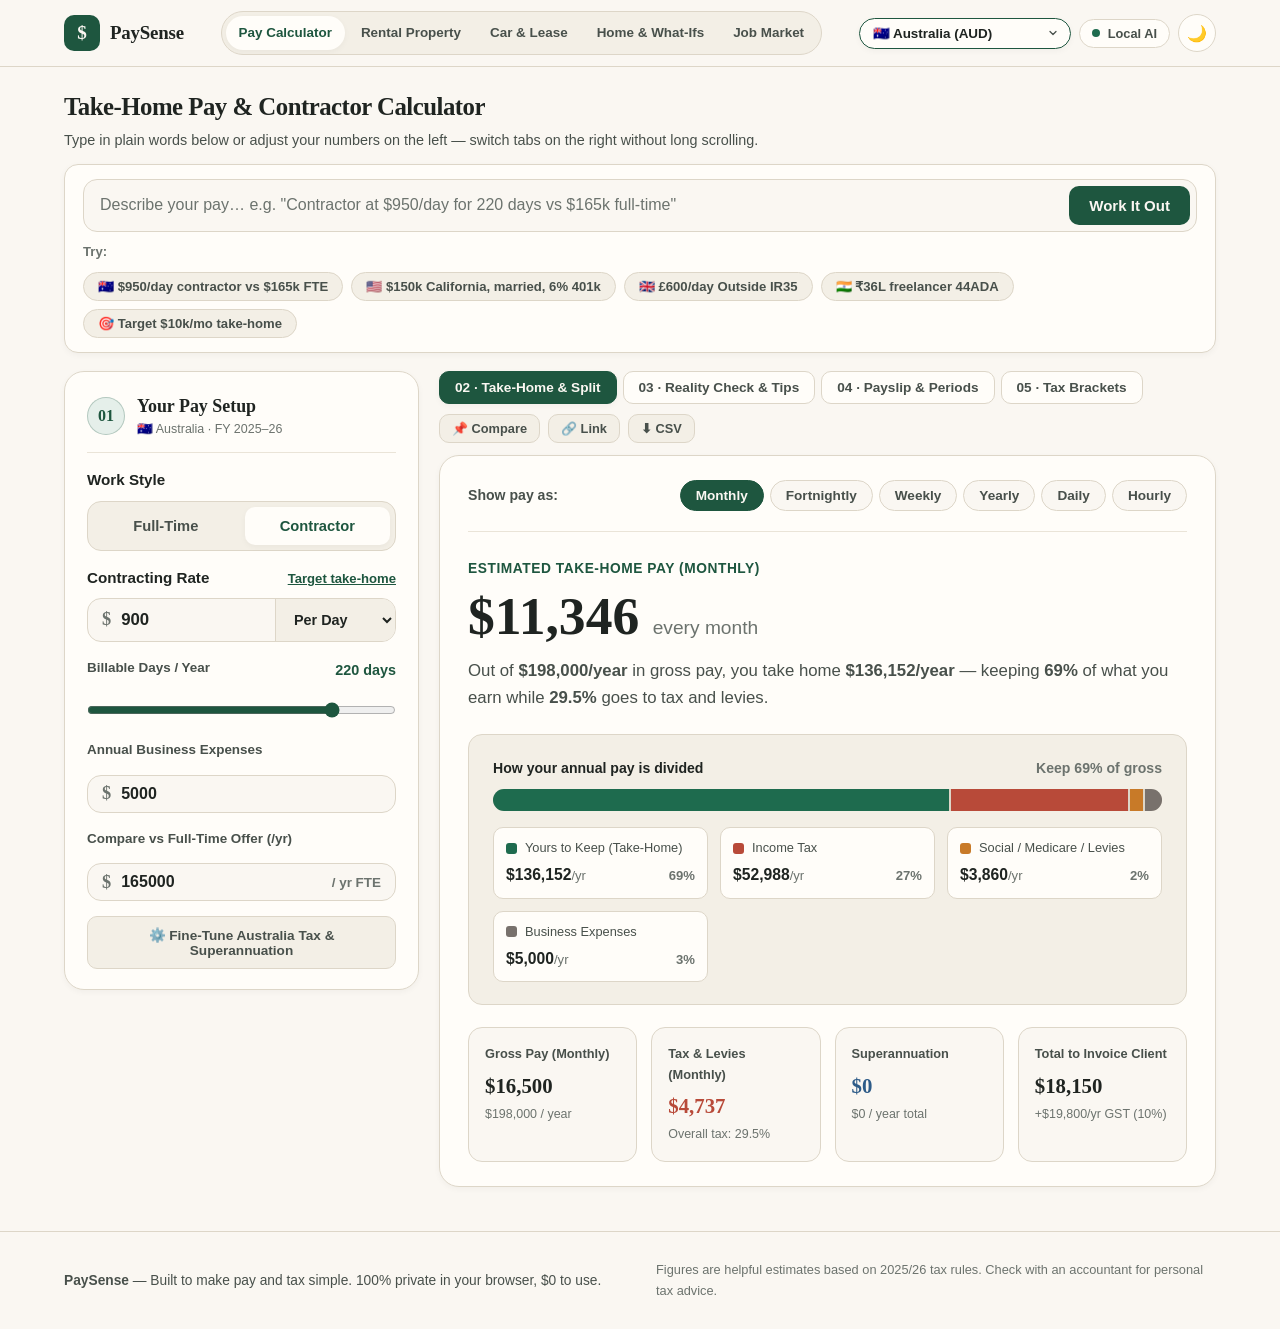
<file: index.html>
<!DOCTYPE html>
<html lang="en" data-theme="light">
<head>
  <meta charset="UTF-8" />
  <meta name="viewport" content="width=device-width, initial-scale=1.0" />
  <title>PaySense — Clear, Confident Pay &amp; Contractor Calculator</title>
  <meta name="description" content="A simple, warm, easy-to-read salary and contractor pay calculator across Australia, US, UK, Canada, India, New Zealand & Singapore. 100% free & private." />
  <link rel="manifest" href="./manifest.json" />
  <link rel="icon" type="image/svg+xml" href="data:image/svg+xml,%3Csvg xmlns='http://www.w3.org/2000/svg' viewBox='0 0 64 64'%3E%3Crect width='64' height='64' rx='16' fill='%231E563F'/%3E%3Ctext x='50%25' y='54%25' dominant-baseline='middle' text-anchor='middle' fill='%23FAF7F2' font-family='Georgia,serif' font-weight='700' font-size='34'%3E%24%3C/text%3E%3C/svg%3E" />
  <link rel="stylesheet" href="./css/styles.css" />
</head>
<body>
  <header class="top-bar"></header>

  <main class="container main-content">
    <!-- Compact Top Bar + Plain-English Input -->
    <section class="compact-top-hero" aria-label="Plain-English pay helper">
      <div class="compact-hero-row">
        <div>
          <h1 class="compact-page-title">Take-Home Pay &amp; Contractor Calculator</h1>
          <p class="compact-page-sub">Type in plain words below or adjust your numbers on the left — switch tabs on the right without long scrolling.</p>
        </div>
      </div>

      <div class="plain-english-card compact-ai-card">
        <form id="ai-prompt-form" class="ai-prompt-shell" autocomplete="off">
          <input
            type="text"
            id="ai-prompt-input"
            class="ai-prompt-input"
            placeholder='Describe your pay… e.g. "Contractor at $950/day for 220 days vs $165k full-time"'
            aria-label="Describe your pay scenario in plain English"
          />
          <button type="submit" class="btn-primary ai-submit-btn" id="ai-submit-btn">Work It Out</button>
        </form>

        <div class="ai-chips-row">
          <span class="chips-label">Try:</span>
          <div id="ai-example-chips" class="ai-chips-scroll"></div>
        </div>

        <div id="ai-feedback" class="ai-feedback" hidden></div>
      </div>
    </section>

    <!-- Compact Viewport-Fitted Split Workspace (Zero Long Scroll!) -->
    <div class="compact-workspace">
      <aside id="form-root" aria-label="Section 1: Your setup"></aside>
      <section id="results-root" aria-live="polite"></section>
    </div>
  </main>

  <footer class="site-footer">
    <div class="container footer-inner">
      <div><strong>PaySense</strong> — Built to make pay and tax simple. 100% private in your browser, $0 to use.</div>
      <div class="footer-disclaimer">Figures are helpful estimates based on 2025/26 tax rules. Check with an accountant for personal tax advice.</div>
    </div>
  </footer>

  <!-- Optional BYOK ($0 Free Tier) AI Settings Modal -->
  <div id="ai-settings-modal" class="modal-backdrop" hidden role="dialog" aria-modal="true" aria-labelledby="ai-modal-title">
    <div class="modal-card animate-pop">
      <div class="modal-header">
        <div>
          <h2 id="ai-modal-title" class="modal-title">Smart Helper Settings (100% Free)</h2>
          <p class="modal-sub">PaySense works offline for free by default. Optionally connect your own free Gemini or Groq API key (stored only in your browser).</p>
        </div>
        <button type="button" class="icon-btn" id="close-settings-btn" aria-label="Close">✕</button>
      </div>

      <form id="ai-settings-form" class="modal-form">
        <div class="sub-field">
          <label class="sub-label" for="llm-provider-select">Helper Mode</label>
          <select id="llm-provider-select" class="select-input">
            <option value="local">Built-in Instant Helper (Default · $0 · No key needed)</option>
            <option value="gemini">Google Gemini API (Free Tier Key)</option>
            <option value="openai-compatible">OpenAI-Compatible (Groq / OpenRouter / Local)</option>
          </select>
        </div>

        <div id="llm-key-group" hidden>
          <div class="sub-field">
            <label class="sub-label" for="llm-api-key">Your API Key (kept privately in your browser)</label>
            <input type="password" id="llm-api-key" class="text-input" placeholder="Paste your free API key…" />
          </div>
          <div class="sub-field mt-sm">
            <label class="sub-label" for="llm-model-input">Model Name</label>
            <input type="text" id="llm-model-input" class="text-input" placeholder="gemini-2.5-flash" />
          </div>
        </div>

        <div id="llm-url-group" hidden>
          <div class="sub-field">
            <label class="sub-label" for="llm-base-url">Endpoint URL</label>
            <input type="url" id="llm-base-url" class="text-input" placeholder="https://api.groq.com/openai/v1" />
          </div>
        </div>

        <div class="modal-actions">
          <button type="submit" class="btn-primary">Save Preference</button>
        </div>
      </form>
    </div>
  </div>

  <div id="toast" class="toast" role="status" aria-live="polite"></div>

  <script type="module" src="./js/main.js"></script>
</body>
</html>
</file>
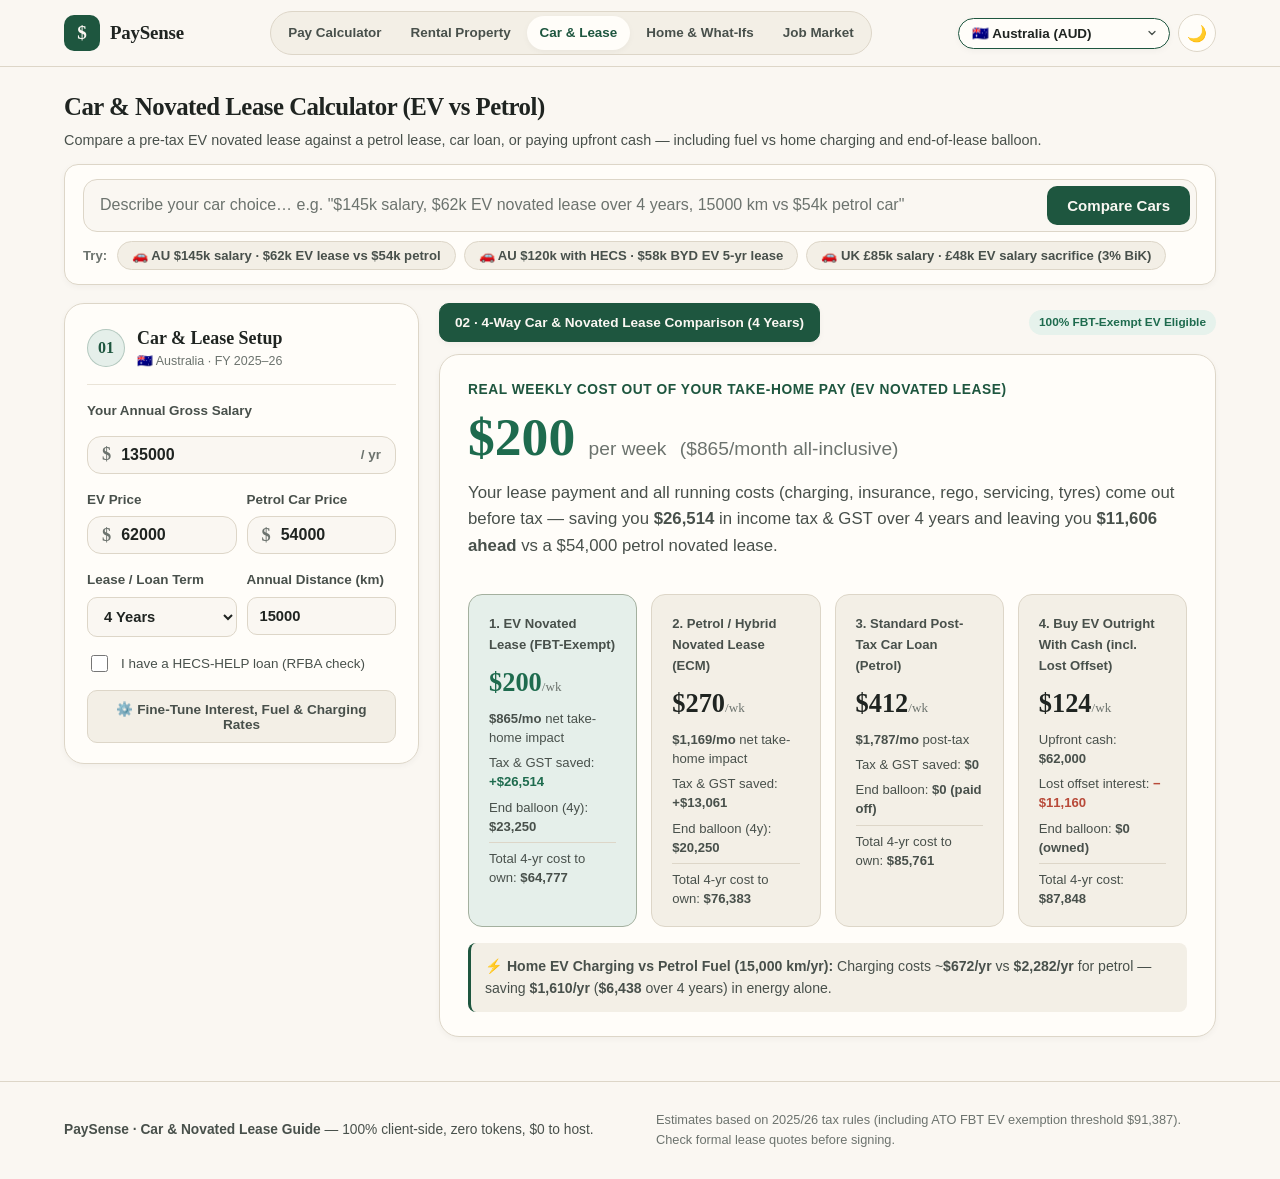
<file: decisions.html>
<!DOCTYPE html>
<html lang="en" data-theme="light">
<head>
  <meta charset="UTF-8" />
  <meta name="viewport" content="width=device-width, initial-scale=1.0" />
  <title>Car &amp; Novated Lease (EV vs Petrol) Calculator — PaySense</title>
  <meta name="description" content="Compare an Electric Vehicle (EV) on a pre-tax Novated Lease (FBT-exempt) against a Petrol/Hybrid lease, personal car loan, or paying cash." />
  <link rel="manifest" href="./manifest.json" />
  <link rel="icon" type="image/svg+xml" href="data:image/svg+xml,%3Csvg xmlns='http://www.w3.org/2000/svg' viewBox='0 0 64 64'%3E%3Crect width='64' height='64' rx='16' fill='%231E563F'/%3E%3Ctext x='50%25' y='54%25' dominant-baseline='middle' text-anchor='middle' fill='%23FAF7F2' font-family='Georgia,serif' font-weight='700' font-size='34'%3E%24%3C/text%3E%3C/svg%3E" />
  <link rel="stylesheet" href="./css/styles.css" />
</head>
<body>
  <header class="top-bar"></header>

  <main class="container main-content">
    <section class="compact-top-hero">
      <div class="compact-hero-row">
        <div>
          <h1 class="compact-page-title">Car &amp; Novated Lease Calculator (EV vs Petrol)</h1>
          <p class="compact-page-sub">Compare a pre-tax EV novated lease against a petrol lease, car loan, or paying upfront cash — including fuel vs home charging and end-of-lease balloon.</p>
        </div>
      </div>

      <div class="plain-english-card compact-ai-card">
        <form id="dec-ai-form" class="ai-prompt-shell" autocomplete="off">
          <input
            type="text"
            id="dec-ai-input"
            class="ai-prompt-input"
            placeholder='Describe your car choice… e.g. "$145k salary, $62k EV novated lease over 4 years, 15000 km vs $54k petrol car"'
            aria-label="Describe your car scenario in plain English"
          />
          <button type="submit" class="btn-primary">Compare Cars</button>
        </form>

        <div class="ai-chips-row">
          <span class="chips-label">Try:</span>
          <div id="dec-example-chips" class="ai-chips-scroll"></div>
        </div>

        <div id="dec-ai-feedback" class="ai-feedback" hidden></div>
      </div>
    </section>

    <div class="compact-workspace">
      <aside id="dec-form-root" aria-label="Section 1: Car and lease setup"></aside>
      <section id="dec-results-root" aria-live="polite"></section>
    </div>
  </main>

  <footer class="site-footer">
    <div class="container footer-inner">
      <div><strong>PaySense · Car &amp; Novated Lease Guide</strong> — 100% client-side, zero tokens, $0 to host.</div>
      <div class="footer-disclaimer">Estimates based on 2025/26 tax rules (including ATO FBT EV exemption threshold $91,387). Check formal lease quotes before signing.</div>
    </div>
  </footer>

  <div id="toast" class="toast" role="status" aria-live="polite"></div>

  <script type="module" src="./js/decisionsApp.js"></script>
</body>
</html>
</file>
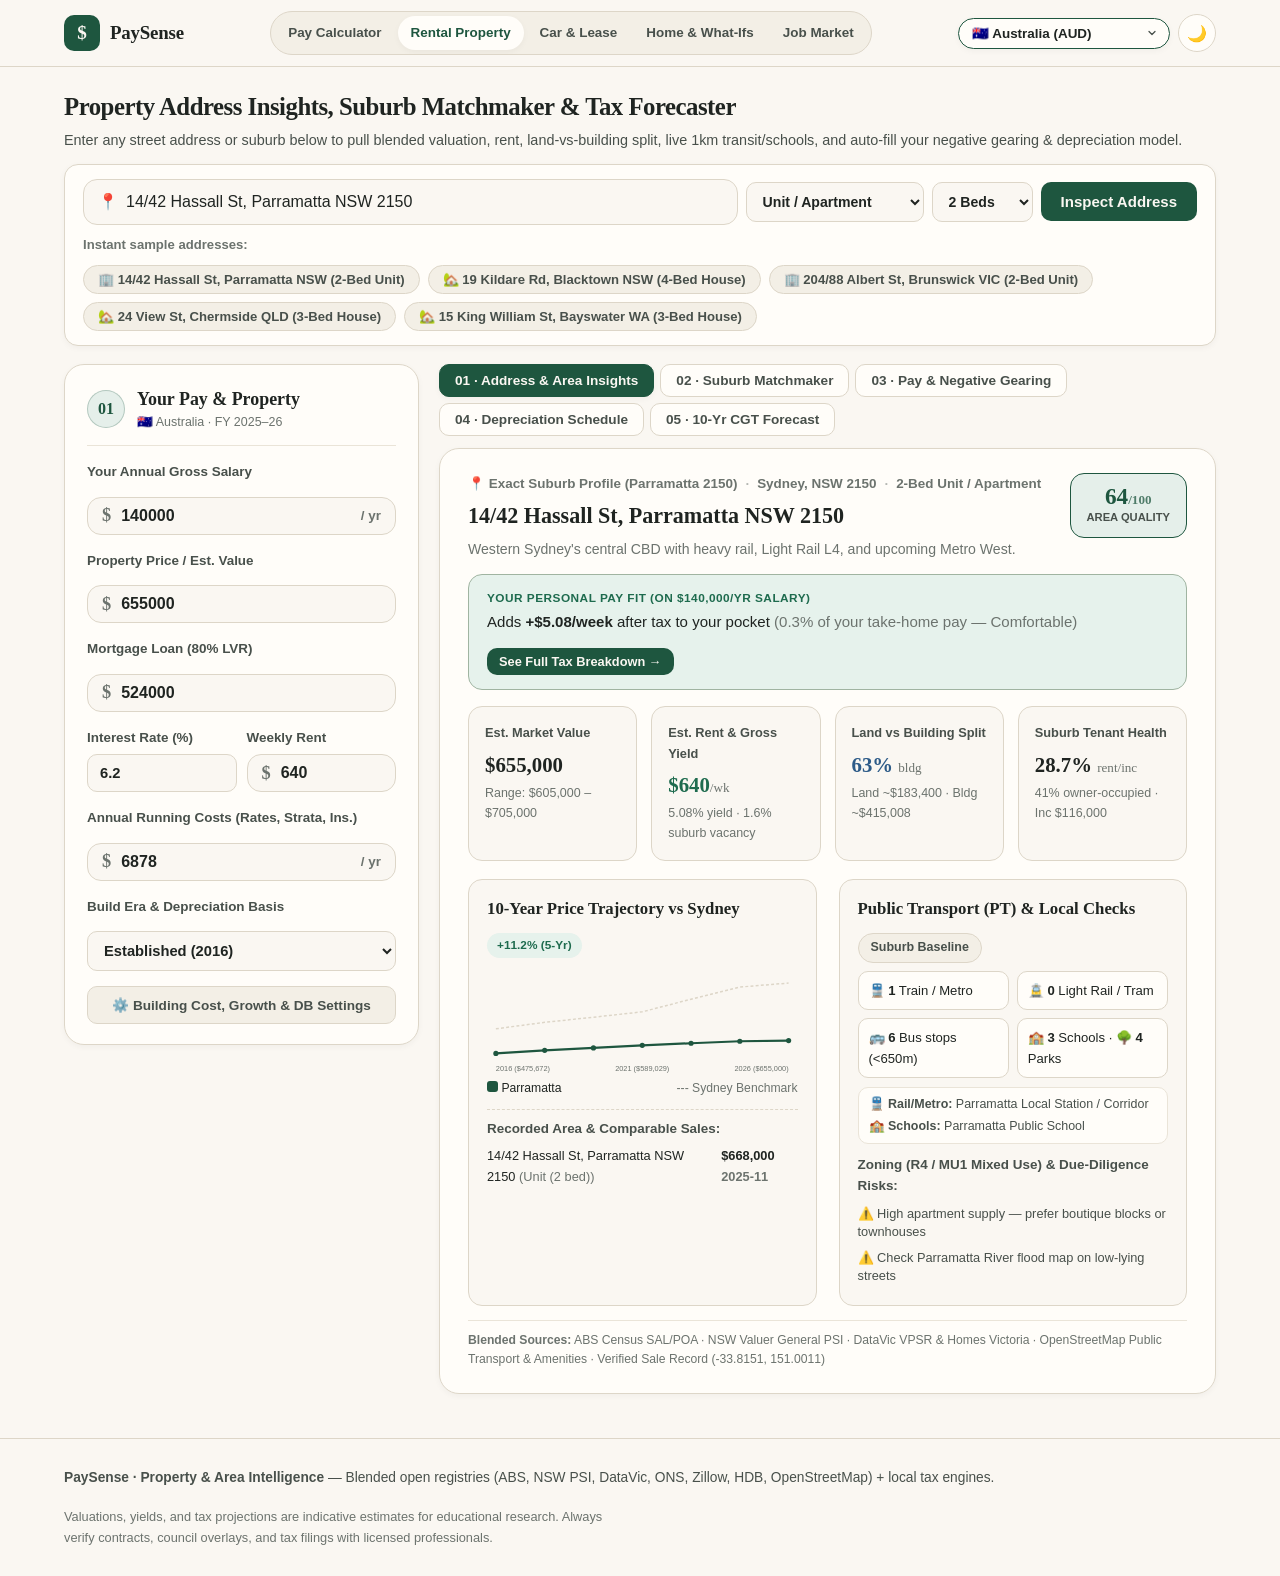
<file: property.html>
<!DOCTYPE html>
<html lang="en" data-theme="light">
<head>
  <meta charset="UTF-8" />
  <meta name="viewport" content="width=device-width, initial-scale=1.0" />
  <title>Property Address Lookup, Suburb Matchmaker &amp; Tax Forecaster — PaySense</title>
  <meta name="description" content="Enter any property address to get blended property insights, historical growth, live 1km walkability, suburb matchmaker rankings, negative gearing, and a free DIY depreciation schedule." />
  <link rel="manifest" href="./manifest.json" />
  <link rel="icon" type="image/svg+xml" href="data:image/svg+xml,%3Csvg xmlns='http://www.w3.org/2000/svg' viewBox='0 0 64 64'%3E%3Crect width='64' height='64' rx='16' fill='%231E563F'/%3E%3Ctext x='50%25' y='54%25' dominant-baseline='middle' text-anchor='middle' fill='%23FAF7F2' font-family='Georgia,serif' font-weight='700' font-size='34'%3E%24%3C/text%3E%3C/svg%3E" />
  <link rel="stylesheet" href="./css/styles.css" />
</head>
<body>
  <header class="top-bar"></header>

  <main class="container main-content">
    <section class="compact-top-hero">
      <div class="compact-hero-row">
        <div>
          <h1 class="compact-page-title">Property Address Insights, Suburb Matchmaker &amp; Tax Forecaster</h1>
          <p class="compact-page-sub">Enter any street address or suburb below to pull blended valuation, rent, land-vs-building split, live 1km transit/schools, and auto-fill your negative gearing &amp; depreciation model.</p>
        </div>
      </div>

      <!-- Unified Address Lookup + Plain-English Search Card -->
      <div class="plain-english-card compact-ai-card address-lookup-card">
        <form id="address-lookup-form" class="address-lookup-shell" autocomplete="off">
          <div class="address-input-wrap">
            <span class="search-icon" aria-hidden="true">📍</span>
            <input
              type="text"
              id="address-lookup-input"
              class="ai-prompt-input"
              placeholder="Enter street address or suburb… e.g. 14/42 Hassall St, Parramatta NSW 2150"
              aria-label="Enter street address or suburb"
            />
            <div id="address-autocomplete-list" class="autocomplete-dropdown" hidden></div>
          </div>

          <select id="lookup-prop-type" class="lookup-inline-select" aria-label="Property type">
            <option value="unit">Unit / Apartment</option>
            <option value="house">House / Townhouse</option>
          </select>

          <select id="lookup-beds" class="lookup-inline-select" aria-label="Bedrooms">
            <option value="1">1 Bed</option>
            <option value="2" selected>2 Beds</option>
            <option value="3">3 Beds</option>
            <option value="4">4+ Beds</option>
          </select>

          <button type="submit" class="btn-primary" id="address-lookup-btn">Inspect Address</button>
        </form>

        <div class="ai-chips-row">
          <span class="chips-label">Instant sample addresses:</span>
          <div id="prop-example-chips" class="ai-chips-scroll"></div>
        </div>

        <div id="prop-ai-feedback" class="ai-feedback" hidden></div>
      </div>
    </section>

    <div class="compact-workspace">
      <aside id="prop-form-root" aria-label="Section 1: Salary and property setup"></aside>
      <section id="prop-results-root" aria-live="polite"></section>
    </div>
  </main>

  <footer class="site-footer">
    <div class="container footer-inner">
      <div><strong>PaySense · Property &amp; Area Intelligence</strong> — Blended open registries (ABS, NSW PSI, DataVic, ONS, Zillow, HDB, OpenStreetMap) + local tax engines.</div>
      <div class="footer-disclaimer">Valuations, yields, and tax projections are indicative estimates for educational research. Always verify contracts, council overlays, and tax filings with licensed professionals.</div>
    </div>
  </footer>

  <div id="toast" class="toast" role="status" aria-live="polite"></div>

  <script type="module" src="./js/propertyApp.js"></script>
</body>
</html>
</file>
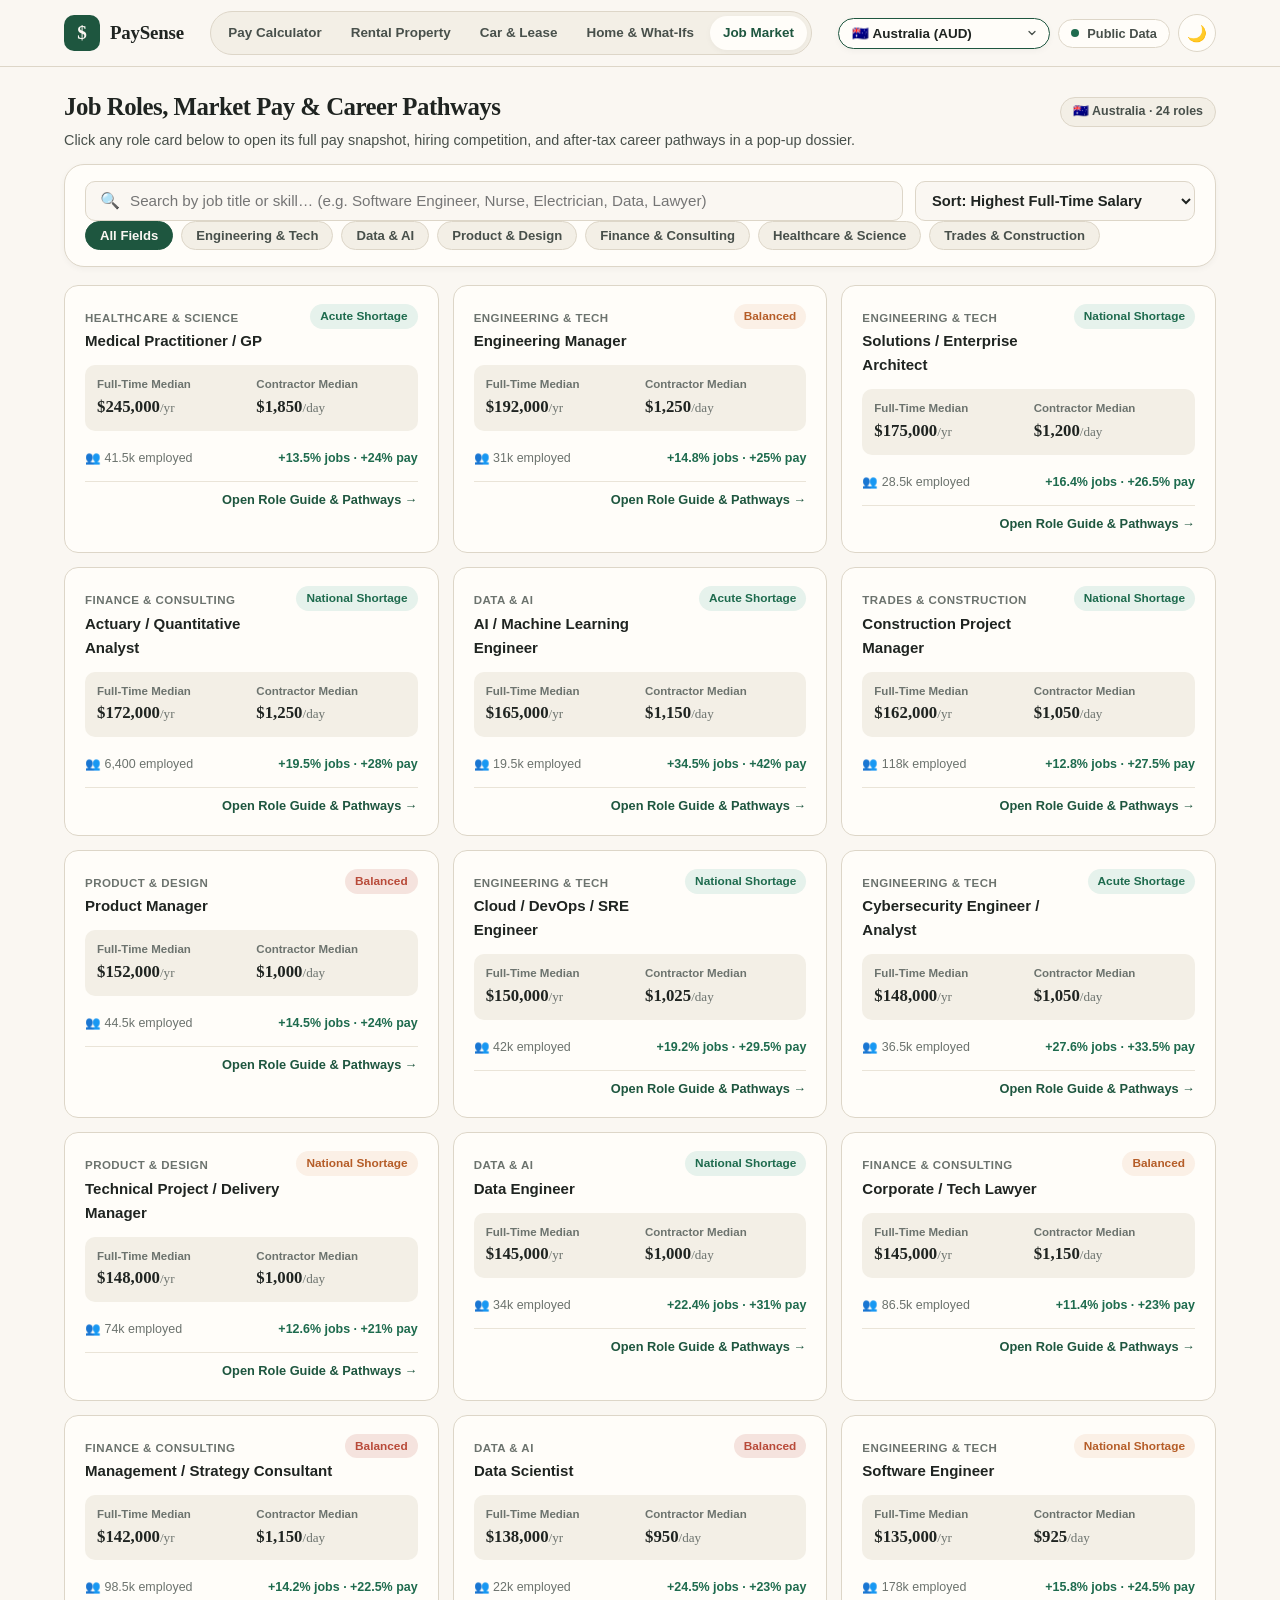
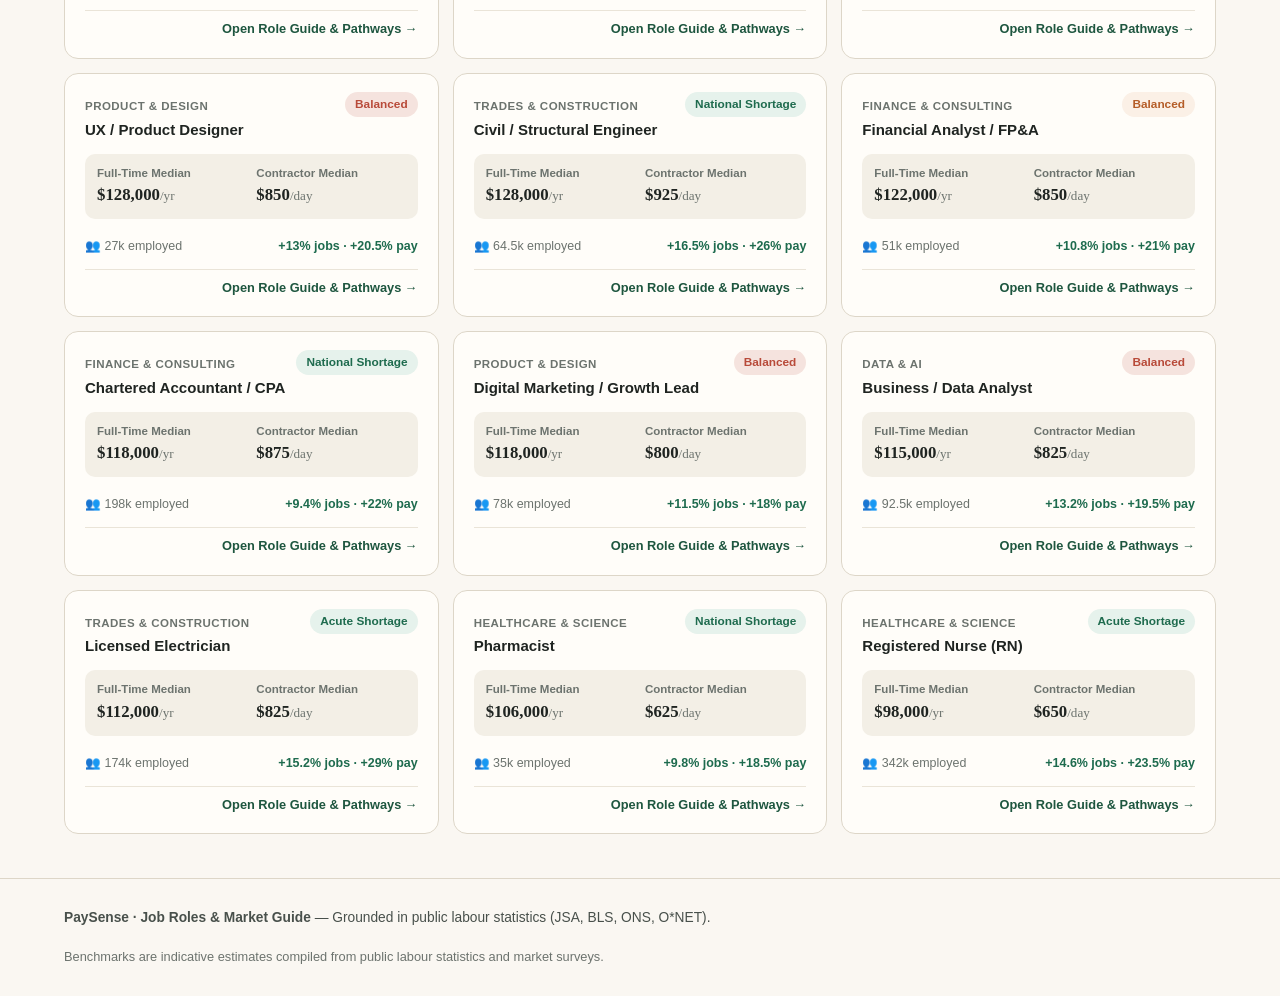
<file: roles.html>
<!DOCTYPE html>
<html lang="en" data-theme="light">
<head>
  <meta charset="UTF-8" />
  <meta name="viewport" content="width=device-width, initial-scale=1.0" />
  <title>Job Roles &amp; Market Pay Guide — PaySense</title>
  <meta name="description" content="Explore job roles, workforce headcount, full-time salary, contractor day rates, pay growth, competition, and career pathways in a clean pop-up guide." />
  <link rel="manifest" href="./manifest.json" />
  <link rel="icon" type="image/svg+xml" href="data:image/svg+xml,%3Csvg xmlns='http://www.w3.org/2000/svg' viewBox='0 0 64 64'%3E%3Crect width='64' height='64' rx='16' fill='%231E563F'/%3E%3Ctext x='50%25' y='54%25' dominant-baseline='middle' text-anchor='middle' fill='%23FAF7F2' font-family='Georgia,serif' font-weight='700' font-size='34'%3E%24%3C/text%3E%3C/svg%3E" />
  <link rel="stylesheet" href="./css/styles.css" />
</head>
<body>
  <header class="top-bar"></header>

  <main class="container main-content">
    <section class="compact-top-hero">
      <div class="compact-hero-row">
        <div>
          <h1 class="compact-page-title">Job Roles, Market Pay &amp; Career Pathways</h1>
          <p class="compact-page-sub">Click any role card below to open its full pay snapshot, hiring competition, and after-tax career pathways in a pop-up dossier.</p>
        </div>
        <span id="roles-count-label" class="tax-year-pill">Loading roles…</span>
      </div>

      <div class="card roles-toolbar-compact">
        <div class="roles-filter-row">
          <div class="search-box">
            <span class="search-icon" aria-hidden="true">🔍</span>
            <input
              type="search"
              id="role-search-input"
              class="search-input"
              placeholder="Search by job title or skill… (e.g. Software Engineer, Nurse, Electrician, Data, Lawyer)"
              aria-label="Search job roles"
            />
          </div>
          <div class="sort-wrap">
            <label class="sub-label sr-only" for="role-sort-select">Sort roles</label>
            <select id="role-sort-select" class="select-input">
              <option value="fteMedian">Sort: Highest Full-Time Salary</option>
              <option value="dayMedian">Sort: Highest Contractor Day Rate</option>
              <option value="headcountGrowth5yr">Sort: Fastest Growing Jobs</option>
              <option value="wageGrowth5yr">Sort: Fastest Growing Pay</option>
              <option value="fillRateAsc">Sort: Easiest to Get Hired (Shortage)</option>
              <option value="workforce">Sort: Most People Employed</option>
            </select>
          </div>
        </div>

        <div class="category-chips-row" id="role-category-chips"></div>
      </div>
    </section>

    <div id="role-compare-bar" hidden></div>

    <!-- Full-Width Role Cards Grid (Click any card to open Pop-Up Dossier!) -->
    <div id="roles-list-root" class="roles-full-grid"></div>
  </main>

  <footer class="site-footer">
    <div class="container footer-inner">
      <div><strong>PaySense · Job Roles &amp; Market Guide</strong> — Grounded in public labour statistics (JSA, BLS, ONS, O*NET).</div>
      <div class="footer-disclaimer">Benchmarks are indicative estimates compiled from public labour statistics and market surveys.</div>
    </div>
  </footer>

  <div id="toast" class="toast" role="status" aria-live="polite"></div>

  <script type="module" src="./js/rolesApp.js"></script>
</body>
</html>
</file>
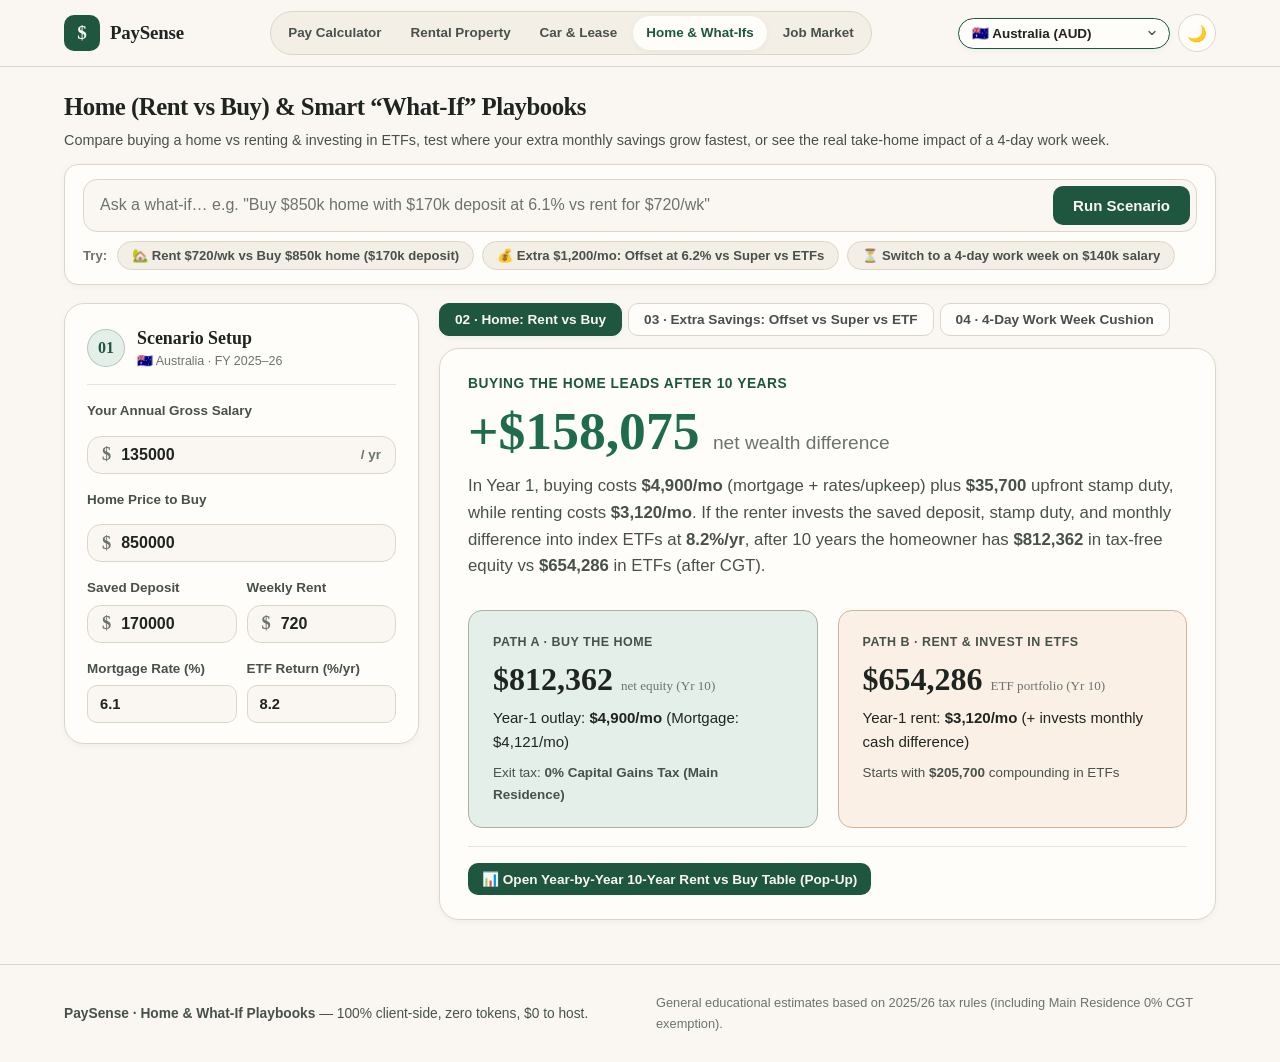
<file: whatif.html>
<!DOCTYPE html>
<html lang="en" data-theme="light">
<head>
  <meta charset="UTF-8" />
  <meta name="viewport" content="width=device-width, initial-scale=1.0" />
  <title>Home (Rent vs Buy) &amp; Smart What-If Playbooks — PaySense</title>
  <meta name="description" content="Compare buying a home vs renting and investing in ETFs, test where to put extra monthly savings (Mortgage Offset vs Super vs ETFs), or model a 4-day work week." />
  <link rel="manifest" href="./manifest.json" />
  <link rel="icon" type="image/svg+xml" href="data:image/svg+xml,%3Csvg xmlns='http://www.w3.org/2000/svg' viewBox='0 0 64 64'%3E%3Crect width='64' height='64' rx='16' fill='%231E563F'/%3E%3Ctext x='50%25' y='54%25' dominant-baseline='middle' text-anchor='middle' fill='%23FAF7F2' font-family='Georgia,serif' font-weight='700' font-size='34'%3E%24%3C/text%3E%3C/svg%3E" />
  <link rel="stylesheet" href="./css/styles.css" />
</head>
<body>
  <header class="top-bar"></header>

  <main class="container main-content">
    <section class="compact-top-hero">
      <div class="compact-hero-row">
        <div>
          <h1 class="compact-page-title">Home (Rent vs Buy) &amp; Smart “What-If” Playbooks</h1>
          <p class="compact-page-sub">Compare buying a home vs renting &amp; investing in ETFs, test where your extra monthly savings grow fastest, or see the real take-home impact of a 4-day work week.</p>
        </div>
      </div>

      <div class="plain-english-card compact-ai-card">
        <form id="wi-ai-form" class="ai-prompt-shell" autocomplete="off">
          <input
            type="text"
            id="wi-ai-input"
            class="ai-prompt-input"
            placeholder='Ask a what-if… e.g. "Buy $850k home with $170k deposit at 6.1% vs rent for $720/wk"'
            aria-label="Describe your home or what-if scenario in plain English"
          />
          <button type="submit" class="btn-primary">Run Scenario</button>
        </form>

        <div class="ai-chips-row">
          <span class="chips-label">Try:</span>
          <div id="wi-example-chips" class="ai-chips-scroll"></div>
        </div>

        <div id="wi-ai-feedback" class="ai-feedback" hidden></div>
      </div>
    </section>

    <div class="compact-workspace">
      <aside id="wi-form-root" aria-label="Section 1: Scenario setup"></aside>
      <section id="wi-results-root" aria-live="polite"></section>
    </div>
  </main>

  <footer class="site-footer">
    <div class="container footer-inner">
      <div><strong>PaySense · Home &amp; What-If Playbooks</strong> — 100% client-side, zero tokens, $0 to host.</div>
      <div class="footer-disclaimer">General educational estimates based on 2025/26 tax rules (including Main Residence 0% CGT exemption).</div>
    </div>
  </footer>

  <div id="toast" class="toast" role="status" aria-live="polite"></div>

  <script type="module" src="./js/whatifApp.js"></script>
</body>
</html>
</file>
<file: css/styles.css>
/* ==========================================================================
   PaySense — Warm, Low-Tech, Confidence-Building Editorial Design System
   Palette: Warm Sand Paper, Ivory Cards, Reassuring Forest Pine & Terracotta
   ========================================================================== */

:root {
  --bg: #FAF7F2;
  --surface: #FFFDF9;
  --surface-muted: #F3EFE6;
  --surface-hover: #EAE4D7;
  --border: #DDD6C8;
  --border-subtle: #EAE4D8;

  --text: #1F2421;
  --text-secondary: #48504B;
  --text-muted: #6C736E;

  --primary: #1E563F;
  --primary-hover: #15402E;
  --primary-soft: #E5EFEA;

  --accent: #1E6B4E;
  --accent-soft: #E6F2EC;

  --warm-ochre: #B55D28;
  --warm-ochre-soft: #FBF0E6;

  --chart-net: #1E6B4E;
  --chart-tax: #B84A39;
  --chart-levy: #C87A28;
  --chart-retire: #2D5B88;
  --chart-expense: #78716C;

  --shadow-sm: 0 2px 6px rgba(31, 36, 33, 0.04);
  --shadow-md: 0 10px 28px -8px rgba(31, 36, 33, 0.07);

  --radius-sm: 10px;
  --radius-md: 14px;
  --radius-lg: 20px;

  --font-serif: "Iowan Old Style", "Palatino Linotype", "Book Antiqua", Charter, Georgia, serif;
  --font-sans: -apple-system, BlinkMacSystemFont, "Segoe UI", Roboto, Helvetica, Arial, sans-serif;
}

[data-theme="dark"] {
  --bg: #171513;
  --surface: #211E1B;
  --surface-muted: #2A2622;
  --surface-hover: #332E29;
  --border: #3B352E;
  --border-subtle: #2E2924;

  --text: #F5F1E8;
  --text-secondary: #CCC5B9;
  --text-muted: #9A9286;

  --primary: #45A179;
  --primary-hover: #58B48C;
  --primary-soft: rgba(69, 161, 121, 0.16);

  --accent: #4BB588;
  --accent-soft: rgba(75, 181, 136, 0.15);

  --warm-ochre: #E08A54;
  --warm-ochre-soft: rgba(224, 138, 84, 0.14);

  --chart-net: #4BB588;
  --chart-tax: #E06D5B;
  --chart-levy: #E5A14B;
  --chart-retire: #6495C7;
  --chart-expense: #9E968C;

  --shadow-sm: 0 2px 8px rgba(0, 0, 0, 0.3);
  --shadow-md: 0 14px 32px -10px rgba(0, 0, 0, 0.45);
}

*,
*::before,
*::after {
  box-sizing: border-box;
}

html,
body {
  margin: 0;
  padding: 0;
  font-family: var(--font-sans);
  font-size: 16px;
  background: var(--bg);
  color: var(--text);
  line-height: 1.6;
  -webkit-font-smoothing: antialiased;
}

.container {
  max-width: 1040px;
  margin: 0 auto;
  padding: 0 24px;
}

/* ==========================================================================
   Top Navigation Bar
   ========================================================================== */

.top-bar {
  position: sticky;
  top: 0;
  z-index: 30;
  background: color-mix(in srgb, var(--bg) 92%, transparent);
  backdrop-filter: blur(10px);
  border-bottom: 1px solid var(--border);
}

.top-bar-inner {
  display: flex;
  align-items: center;
  justify-content: space-between;
  min-height: 72px;
  gap: 16px;
  padding-top: 8px;
  padding-bottom: 8px;
}

.brand-group {
  display: flex;
  align-items: center;
  gap: 24px;
  flex-wrap: wrap;
}

.brand {
  display: flex;
  align-items: center;
  gap: 12px;
}

.brand-link {
  text-decoration: none;
  color: inherit;
}

.brand-mark {
  width: 40px;
  height: 40px;
  border-radius: 12px;
  display: grid;
  place-items: center;
  background: var(--primary);
  color: #FAF7F2;
  font-family: var(--font-serif);
  font-weight: 700;
  font-size: 1.35rem;
}

.brand-name {
  font-family: var(--font-serif);
  font-weight: 700;
  font-size: 1.25rem;
  letter-spacing: -0.01em;
}

.brand-sub {
  font-size: 0.78rem;
  color: var(--text-muted);
}

.main-nav {
  display: flex;
  align-items: center;
  gap: 6px;
  padding: 5px;
  background: var(--surface-muted);
  border: 1px solid var(--border);
  border-radius: 999px;
}

.nav-tab {
  text-decoration: none;
  color: var(--text-secondary);
  font-size: 0.88rem;
  font-weight: 600;
  padding: 7px 16px;
  border-radius: 999px;
  white-space: nowrap;
  transition: all 0.15s ease;
}

.nav-tab:hover {
  color: var(--text);
}

.nav-tab.active {
  background: var(--surface);
  color: var(--primary);
  box-shadow: var(--shadow-sm);
}

.header-actions {
  display: flex;
  align-items: center;
  gap: 10px;
}

.ai-mode-pill {
  display: inline-flex;
  align-items: center;
  gap: 8px;
  padding: 7px 14px;
  border-radius: 999px;
  border: 1px solid var(--border);
  background: var(--surface);
  color: var(--text-secondary);
  font-size: 0.82rem;
  font-weight: 600;
  cursor: pointer;
}
.ai-mode-pill:hover {
  border-color: var(--primary);
  color: var(--text);
}

.status-dot {
  width: 8px;
  height: 8px;
  border-radius: 50%;
}
.status-dot.local { background: var(--accent); }
.status-dot.live { background: var(--warm-ochre); }

.icon-circle-btn {
  width: 38px;
  height: 38px;
  border-radius: 999px;
  border: 1px solid var(--border);
  background: var(--surface);
  cursor: pointer;
  font-size: 1rem;
  display: grid;
  place-items: center;
}
.icon-circle-btn:hover { background: var(--surface-hover); }

/* ==========================================================================
   Main Editorial Flow & Section Dividers (Negative Space!)
   ========================================================================== */

.main-content {
  padding-top: 36px;
  padding-bottom: 72px;
}

.intro-hero {
  margin-bottom: 40px;
}

.intro-header {
  max-width: 720px;
  margin-bottom: 24px;
}

.intro-title {
  font-family: var(--font-serif);
  font-size: clamp(1.85rem, 3.4vw, 2.5rem);
  font-weight: 700;
  line-height: 1.2;
  letter-spacing: -0.02em;
  margin: 0 0 10px;
  color: var(--text);
}

.intro-lead {
  font-size: 1.06rem;
  color: var(--text-secondary);
  margin: 0;
  line-height: 1.6;
}

.editorial-flow {
  display: flex;
  flex-direction: column;
  gap: 48px;
}

.editorial-section {
  display: flex;
  flex-direction: column;
  gap: 18px;
}

/* Warm Section Dividers */
.section-divider {
  display: flex;
  align-items: center;
  gap: 16px;
  padding-bottom: 14px;
  border-bottom: 1.5px solid var(--border);
  flex-wrap: wrap;
}

.section-num {
  width: 38px;
  height: 38px;
  border-radius: 50%;
  background: var(--primary-soft);
  color: var(--primary);
  font-family: var(--font-serif);
  font-weight: 700;
  font-size: 1rem;
  display: grid;
  place-items: center;
  flex-shrink: 0;
  border: 1px solid color-mix(in srgb, var(--primary) 25%, transparent);
}

.section-divider-text {
  flex: 1;
  min-width: 220px;
}

.section-heading {
  font-family: var(--font-serif);
  font-size: 1.35rem;
  font-weight: 700;
  margin: 0;
  color: var(--text);
}

.section-sub {
  margin: 2px 0 0;
  font-size: 0.9rem;
  color: var(--text-secondary);
}

/* Cards */
.card,
.plain-english-card {
  background: var(--surface);
  border: 1px solid var(--border);
  border-radius: var(--radius-lg);
  padding: 28px 32px;
  box-shadow: var(--shadow-sm);
}

/* ==========================================================================
   Plain-English Helper Box
   ========================================================================== */

.plain-english-card {
  background: var(--surface);
  border: 1.5px solid var(--border);
}

.plain-english-label {
  display: block;
  font-weight: 700;
  font-size: 0.95rem;
  margin-bottom: 10px;
  color: var(--text);
}

.muted-normal {
  font-weight: 400;
  color: var(--text-muted);
}

.ai-prompt-shell {
  display: flex;
  align-items: center;
  gap: 10px;
  padding: 6px 6px 6px 16px;
  background: var(--bg);
  border: 1.5px solid var(--border);
  border-radius: var(--radius-md);
  transition: border-color 0.2s ease;
}

.ai-prompt-shell:focus-within {
  border-color: var(--primary);
  background: var(--surface);
}

.ai-prompt-input {
  flex: 1;
  min-width: 0;
  border: none;
  outline: none;
  background: transparent;
  color: var(--text);
  font-size: 1rem;
  font-family: inherit;
  padding: 8px 0;
}

.ai-prompt-input::placeholder {
  color: var(--text-muted);
}

.ai-chips-row {
  display: flex;
  align-items: center;
  gap: 10px;
  margin-top: 14px;
  flex-wrap: wrap;
}

.chips-label {
  font-size: 0.82rem;
  font-weight: 600;
  color: var(--text-muted);
}

.ai-chips-scroll {
  display: flex;
  gap: 8px;
  flex-wrap: wrap;
}

.prompt-chip {
  background: var(--surface-muted);
  border: 1px solid var(--border);
  color: var(--text-secondary);
  border-radius: 999px;
  padding: 6px 14px;
  font-size: 0.82rem;
  font-weight: 600;
  cursor: pointer;
  transition: all 0.15s ease;
}
.prompt-chip:hover {
  border-color: var(--primary);
  color: var(--primary);
  background: var(--primary-soft);
}
.prompt-chip.chip-active {
  background: var(--primary);
  border-color: var(--primary);
  color: #FAF7F2;
}

.ai-feedback {
  margin-top: 14px;
}

.ai-feedback-inner {
  background: var(--primary-soft);
  border: 1px solid color-mix(in srgb, var(--primary) 30%, var(--border));
  border-radius: var(--radius-md);
  padding: 14px 18px;
}

.ai-feedback-top {
  display: flex;
  align-items: center;
  gap: 10px;
  flex-wrap: wrap;
}

.ai-source-badge {
  font-size: 0.74rem;
  font-weight: 700;
  color: var(--primary);
  background: var(--surface);
  padding: 3px 10px;
  border-radius: 999px;
}

.parsed-tags-wrap {
  display: flex;
  flex-wrap: wrap;
  gap: 6px;
  flex: 1;
}

.parsed-tag {
  font-size: 0.8rem;
  font-weight: 600;
  padding: 3px 11px;
  border-radius: 999px;
  background: var(--surface);
  border: 1px solid var(--border);
  color: var(--text);
}

.ai-reply-text {
  margin-top: 8px;
  font-size: 0.94rem;
  color: var(--text);
}

/* ==========================================================================
   Buttons & Controls
   ========================================================================== */

.btn-primary {
  background: var(--primary);
  color: #FAF7F2;
  border: none;
  border-radius: var(--radius-sm);
  padding: 11px 20px;
  font-weight: 600;
  font-size: 0.94rem;
  cursor: pointer;
  white-space: nowrap;
  text-decoration: none;
  display: inline-flex;
  align-items: center;
  justify-content: center;
  transition: background 0.15s ease;
}
.btn-primary:hover { background: var(--primary-hover); }
.btn-primary:disabled { opacity: 0.65; cursor: wait; }

.btn-secondary {
  background: var(--warm-ochre);
  color: #FAF7F2;
  border: none;
  border-radius: var(--radius-sm);
  padding: 11px 20px;
  font-weight: 600;
  font-size: 0.94rem;
  cursor: pointer;
  white-space: nowrap;
  text-decoration: none;
  display: inline-flex;
  align-items: center;
  justify-content: center;
  transition: filter 0.15s ease;
}
.btn-secondary:hover { filter: brightness(0.93); }

.btn-ghost {
  background: var(--surface-muted);
  color: var(--text-secondary);
  border: 1px solid var(--border);
  border-radius: var(--radius-sm);
  font-weight: 600;
  cursor: pointer;
}
.btn-ghost:hover {
  background: var(--surface-hover);
  color: var(--text);
}

.btn-sm { padding: 8px 14px; font-size: 0.85rem; }
.btn-xs { padding: 6px 12px; font-size: 0.8rem; }

.tax-year-pill,
.card-badge {
  font-size: 0.78rem;
  font-weight: 600;
  color: var(--text-secondary);
  background: var(--surface-muted);
  border: 1px solid var(--border);
  padding: 4px 12px;
  border-radius: 999px;
}

/* ==========================================================================
   Section 01: Setup Form
   ========================================================================== */

.setup-card {
  display: flex;
  flex-direction: column;
  gap: 24px;
}

.setup-block {
  display: flex;
  flex-direction: column;
  gap: 8px;
}

.setup-two-col {
  display: grid;
  grid-template-columns: 1fr 1.15fr;
  gap: 24px;
  padding-top: 20px;
  border-top: 1px solid var(--border-subtle);
}

.field-label {
  font-size: 0.95rem;
  font-weight: 700;
  color: var(--text);
}

.sub-label {
  font-size: 0.84rem;
  font-weight: 600;
  color: var(--text-secondary);
  display: block;
  margin-bottom: 6px;
}

.section-header-row {
  display: flex;
  align-items: baseline;
  justify-content: space-between;
  gap: 10px;
  flex-wrap: wrap;
}

/* Warm Country Pills with Full Country Names */
.warm-country-pills {
  display: flex;
  flex-wrap: wrap;
  gap: 8px;
}

.country-pill {
  display: inline-flex;
  align-items: center;
  gap: 8px;
  padding: 9px 15px;
  border-radius: var(--radius-sm);
  border: 1.5px solid var(--border);
  background: var(--bg);
  color: var(--text-secondary);
  font-size: 0.9rem;
  font-weight: 600;
  cursor: pointer;
  transition: all 0.15s ease;
}
.country-pill:hover {
  border-color: var(--primary);
  background: var(--surface);
}
.country-pill.active {
  border-color: var(--primary);
  background: var(--primary-soft);
  color: var(--primary);
  font-weight: 700;
}
.pill-flag { font-size: 1.15rem; }

/* Segmented Control */
.segmented-control {
  display: grid;
  grid-template-columns: 1fr 1fr;
  gap: 6px;
  padding: 5px;
  background: var(--surface-muted);
  border: 1px solid var(--border);
  border-radius: var(--radius-md);
}

.seg-btn {
  padding: 11px 14px;
  border: none;
  border-radius: var(--radius-sm);
  background: transparent;
  color: var(--text-secondary);
  font-size: 0.92rem;
  font-weight: 600;
  cursor: pointer;
  transition: all 0.15s ease;
}
.seg-btn.active {
  background: var(--surface);
  color: var(--primary);
  font-weight: 700;
  box-shadow: var(--shadow-sm);
}

/* Inputs */
.input-combo {
  display: flex;
  align-items: center;
  border: 1.5px solid var(--border);
  border-radius: var(--radius-md);
  background: var(--bg);
  overflow: hidden;
}
.input-combo:focus-within {
  border-color: var(--primary);
  background: var(--surface);
}

.input-prefix {
  padding: 0 6px 0 14px;
  color: var(--text-muted);
  font-family: var(--font-serif);
  font-weight: 700;
  font-size: 1.15rem;
}

.input-suffix {
  padding: 0 14px 0 8px;
  color: var(--text-muted);
  font-size: 0.84rem;
  font-weight: 600;
  white-space: nowrap;
}

.num-input {
  flex: 1;
  min-width: 0;
  border: none;
  outline: none;
  background: transparent;
  color: var(--text);
  font-family: inherit;
  font-size: 1.25rem;
  font-weight: 700;
  font-variant-numeric: tabular-nums;
  padding: 11px 10px 11px 4px;
}

.input-combo.compact .num-input {
  font-size: 1rem;
  padding: 9px 8px 9px 4px;
}

.combo-select {
  border: none;
  border-left: 1px solid var(--border);
  background: var(--surface-muted);
  color: var(--text);
  font-family: inherit;
  font-size: 0.9rem;
  font-weight: 600;
  padding: 12px 14px;
  outline: none;
  cursor: pointer;
}

.text-input,
.select-input {
  width: 100%;
  border: 1.5px solid var(--border);
  border-radius: var(--radius-sm);
  background: var(--bg);
  color: var(--text);
  font-family: inherit;
  font-size: 0.92rem;
  font-weight: 600;
  padding: 10px 12px;
  outline: none;
}
.text-input:focus,
.select-input:focus {
  border-color: var(--primary);
  background: var(--surface);
}

.contractor-essentials {
  display: grid;
  grid-template-columns: repeat(auto-fit, minmax(260px, 1fr));
  gap: 20px;
  padding: 20px;
  background: var(--surface-muted);
  border: 1px solid var(--border);
  border-radius: var(--radius-md);
}

.slider-label-row {
  display: flex;
  justify-content: space-between;
  align-items: center;
  margin-bottom: 4px;
}
.slider-val {
  font-size: 0.9rem;
  font-weight: 700;
  color: var(--primary);
}

.range-slider {
  width: 100%;
  accent-color: var(--primary);
  cursor: pointer;
  margin: 6px 0;
}

.field-hint {
  font-size: 0.8rem;
  color: var(--text-muted);
  line-height: 1.45;
}

.text-action-btn {
  background: none;
  border: none;
  color: var(--primary);
  font-size: 0.82rem;
  font-weight: 600;
  cursor: pointer;
  text-decoration: underline;
  padding: 0;
}

.reverse-goal-box {
  display: flex;
  flex-direction: column;
  gap: 12px;
  padding: 16px;
  border-radius: var(--radius-md);
  background: var(--primary-soft);
  border: 1px solid color-mix(in srgb, var(--primary) 30%, transparent);
}
.reverse-goal-hint {
  font-size: 0.86rem;
  color: var(--text-secondary);
}

/* Progressive Disclosure Optional Drawer */
.optional-drawer {
  border-top: 1px solid var(--border-subtle);
  padding-top: 16px;
}

.optional-summary {
  list-style: none;
  display: flex;
  align-items: center;
  justify-content: space-between;
  gap: 12px;
  cursor: pointer;
  font-size: 0.92rem;
  font-weight: 700;
  color: var(--primary);
  padding: 10px 14px;
  background: var(--surface-muted);
  border: 1px solid var(--border);
  border-radius: var(--radius-sm);
  user-select: none;
}
.optional-summary::-webkit-details-marker { display: none; }
.optional-summary:hover { background: var(--surface-hover); }

.optional-body {
  padding-top: 20px;
}

.optional-grid {
  display: grid;
  grid-template-columns: 1.15fr 0.85fr;
  gap: 28px;
}

.mini-section-title {
  font-family: var(--font-serif);
  font-size: 1.05rem;
  margin: 0 0 12px;
  color: var(--text);
}

.two-col-fields {
  display: grid;
  grid-template-columns: 1fr 1fr;
  gap: 12px;
}

.country-specific-fields {
  display: flex;
  flex-direction: column;
  gap: 12px;
}

.toggle-grid {
  display: flex;
  flex-direction: column;
  gap: 10px;
  margin-top: 4px;
}

.toggle-row {
  display: flex;
  align-items: center;
  gap: 10px;
  font-size: 0.9rem;
  color: var(--text-secondary);
  cursor: pointer;
}
.toggle-row input[type="checkbox"] {
  width: 17px;
  height: 17px;
  accent-color: var(--primary);
}

.form-footnote {
  margin-top: 14px;
  font-size: 0.8rem;
  color: var(--text-muted);
}

.flex-end { display: flex; align-items: flex-end; padding-bottom: 6px; }
.mt-sm { margin-top: 12px; }

/* ==========================================================================
   Section 02: Take-Home Spotlight & Horizontal Money Split Bar
   ========================================================================== */

.hero-actions {
  display: flex;
  gap: 8px;
  flex-wrap: wrap;
}

.period-tabs-row {
  display: flex;
  align-items: center;
  justify-content: space-between;
  gap: 12px;
  flex-wrap: wrap;
  padding-bottom: 20px;
  border-bottom: 1px solid var(--border-subtle);
}

.period-prompt {
  font-size: 0.88rem;
  font-weight: 600;
  color: var(--text-secondary);
}

.period-tabs {
  display: flex;
  gap: 6px;
  flex-wrap: wrap;
}

.period-tab {
  padding: 7px 15px;
  border-radius: 999px;
  border: 1px solid var(--border);
  background: var(--bg);
  color: var(--text-secondary);
  font-size: 0.85rem;
  font-weight: 600;
  cursor: pointer;
}
.period-tab:hover { border-color: var(--primary); }
.period-tab.active {
  background: var(--primary);
  border-color: var(--primary);
  color: #FAF7F2;
}

.take-home-spotlight {
  padding: 26px 0 22px;
}

.spotlight-label {
  font-size: 0.86rem;
  font-weight: 700;
  text-transform: uppercase;
  letter-spacing: 0.04em;
  color: var(--primary);
}

.hero-net-value {
  font-family: var(--font-serif);
  font-size: clamp(2.4rem, 4.8vw, 3.35rem);
  font-weight: 700;
  line-height: 1.12;
  margin-top: 6px;
  font-variant-numeric: tabular-nums;
  color: var(--text);
}

.hero-period-unit {
  font-family: var(--font-sans);
  font-size: 1.2rem;
  font-weight: 500;
  color: var(--text-muted);
}

.plain-english-summary {
  margin: 12px 0 0;
  font-size: 1.05rem;
  line-height: 1.6;
  color: var(--text-secondary);
  max-width: 780px;
}

/* Horizontal Money Split Bar */
.money-split-wrap {
  padding: 22px 24px;
  background: var(--surface-muted);
  border: 1px solid var(--border);
  border-radius: var(--radius-md);
}

.money-split-label-row {
  display: flex;
  justify-content: space-between;
  align-items: center;
  font-size: 0.88rem;
  font-weight: 600;
  margin-bottom: 10px;
}

.money-split-bar {
  display: flex;
  height: 22px;
  border-radius: 999px;
  overflow: hidden;
  background: var(--border);
  gap: 2px;
}

.split-segment {
  height: 100%;
  transition: width 0.25s ease;
}

.split-legend-grid {
  display: grid;
  grid-template-columns: repeat(auto-fit, minmax(175px, 1fr));
  gap: 12px;
  margin-top: 16px;
}

.split-legend-card {
  background: var(--surface);
  border: 1px solid var(--border);
  border-radius: var(--radius-sm);
  padding: 10px 12px;
}

.split-legend-top {
  display: flex;
  align-items: center;
  gap: 8px;
  font-size: 0.8rem;
  color: var(--text-secondary);
}

.legend-dot {
  width: 11px;
  height: 11px;
  border-radius: 3px;
  flex-shrink: 0;
}

.split-legend-bottom {
  display: flex;
  justify-content: space-between;
  align-items: baseline;
  margin-top: 4px;
  font-variant-numeric: tabular-nums;
}

.split-legend-val {
  font-size: 0.98rem;
}

.split-legend-pct {
  font-size: 0.82rem;
  font-weight: 700;
  color: var(--text-muted);
}

.kpi-grid {
  display: grid;
  grid-template-columns: repeat(4, minmax(0, 1fr));
  gap: 14px;
  margin-top: 22px;
}

.kpi-tile {
  background: var(--bg);
  border: 1px solid var(--border);
  border-radius: var(--radius-md);
  padding: 16px;
}

.kpi-label {
  font-size: 0.8rem;
  font-weight: 600;
  color: var(--text-secondary);
}

.kpi-val {
  font-family: var(--font-serif);
  font-size: 1.3rem;
  font-weight: 700;
  margin-top: 4px;
  font-variant-numeric: tabular-nums;
}

.kpi-meta {
  font-size: 0.78rem;
  color: var(--text-muted);
  margin-top: 3px;
}

.tax-color { color: var(--chart-tax); }
.retire-color { color: var(--chart-retire); }
.net-col { color: var(--chart-net); font-weight: 700; }
.muted { color: var(--text-muted); }
.unit { font-size: 0.82rem; font-weight: 500; color: var(--text-muted); }

/* ==========================================================================
   Section 03: Reality Check & Helpful Guidance
   ========================================================================== */

.reality-intro {
  margin: 0 0 18px;
  font-size: 0.96rem;
  color: var(--text-secondary);
  max-width: 780px;
}

.reality-grid {
  display: grid;
  grid-template-columns: repeat(3, minmax(0, 1fr));
  gap: 16px;
}

.reality-metric {
  background: var(--surface-muted);
  border: 1px solid var(--border);
  border-radius: var(--radius-md);
  padding: 18px 20px;
}

.reality-metric.highlight {
  background: var(--primary-soft);
  border-color: color-mix(in srgb, var(--primary) 30%, var(--border));
}
.reality-metric.verdict-pos {
  background: var(--accent-soft);
  border-color: color-mix(in srgb, var(--accent) 35%, var(--border));
}
.reality-metric.verdict-neg {
  background: var(--warm-ochre-soft);
  border-color: color-mix(in srgb, var(--warm-ochre) 35%, var(--border));
}

.reality-label {
  font-size: 0.82rem;
  font-weight: 700;
  color: var(--text-secondary);
}

.reality-big {
  font-family: var(--font-serif);
  font-size: 1.65rem;
  font-weight: 700;
  margin-top: 6px;
  font-variant-numeric: tabular-nums;
}

.reality-sub {
  font-size: 0.82rem;
  color: var(--text-secondary);
  margin-top: 6px;
  line-height: 1.45;
}

.insights-grid {
  display: grid;
  grid-template-columns: repeat(auto-fit, minmax(280px, 1fr));
  gap: 16px;
}

.insight-card {
  padding: 18px 20px;
  border-radius: var(--radius-md);
  border: 1px solid var(--border);
  background: var(--bg);
}

.insight-card.tone-positive { border-left: 4px solid var(--accent); }
.insight-card.tone-warning { border-left: 4px solid var(--warm-ochre); }
.insight-card.tone-tip { border-left: 4px solid var(--primary); }
.insight-card.tone-info { border-left: 4px solid var(--chart-retire); }

.insight-badge {
  font-size: 0.73rem;
  font-weight: 700;
  text-transform: uppercase;
  letter-spacing: 0.05em;
  color: var(--text-muted);
}

.insight-title {
  font-size: 0.96rem;
  font-weight: 700;
  margin-top: 4px;
}

.insight-body {
  font-size: 0.88rem;
  color: var(--text-secondary);
  margin: 6px 0 0;
  line-height: 1.55;
}

/* ==========================================================================
   Section 04: Tabbed Details (Payslip / Periods / Brackets)
   ========================================================================== */

.detail-tab-bar {
  display: flex;
  gap: 8px;
  border-bottom: 1.5px solid var(--border);
  padding-bottom: 14px;
  margin-bottom: 20px;
  flex-wrap: wrap;
}

.detail-tab-btn {
  padding: 9px 18px;
  border-radius: var(--radius-sm);
  border: 1px solid var(--border);
  background: var(--bg);
  color: var(--text-secondary);
  font-size: 0.9rem;
  font-weight: 600;
  cursor: pointer;
}
.detail-tab-btn:hover { border-color: var(--primary); }
.detail-tab-btn.active {
  background: var(--primary);
  border-color: var(--primary);
  color: #FAF7F2;
}

.reassure-note {
  margin: 0 0 18px;
  padding: 14px 16px;
  background: var(--primary-soft);
  border-radius: var(--radius-sm);
  font-size: 0.9rem;
  color: var(--text);
}

.brackets-list {
  display: flex;
  flex-direction: column;
  gap: 14px;
}

.bracket-meta {
  display: flex;
  justify-content: space-between;
  align-items: baseline;
  gap: 10px;
  font-size: 0.88rem;
  margin-bottom: 6px;
  flex-wrap: wrap;
}
.bracket-label { font-weight: 600; color: var(--text); }
.bracket-nums { display: flex; gap: 12px; font-variant-numeric: tabular-nums; }

.bracket-track {
  height: 12px;
  background: var(--surface-muted);
  border-radius: 999px;
  overflow: hidden;
}
.bracket-track.tall { height: 14px; }

.bracket-fill {
  height: 100%;
  border-radius: 999px;
  background: var(--primary);
}
.bracket-fill.jobs-bar { background: var(--chart-retire); }
.bracket-fill.fill-low { background: var(--accent); }
.bracket-fill.fill-moderate { background: var(--warm-ochre); }
.bracket-fill.fill-high { background: var(--chart-tax); }

.statement-list {
  display: flex;
  flex-direction: column;
  gap: 4px;
}

.statement-row {
  display: flex;
  justify-content: space-between;
  align-items: center;
  gap: 14px;
  padding: 12px 14px;
  border-radius: var(--radius-sm);
  font-size: 0.94rem;
}

.statement-label-wrap { display: flex; flex-direction: column; }
.statement-note { font-size: 0.8rem; color: var(--text-muted); }
.statement-val { font-weight: 700; font-variant-numeric: tabular-nums; white-space: nowrap; }

.statement-row.kind-income { font-weight: 700; background: var(--surface-muted); }
.statement-row.kind-tax .statement-val { color: var(--chart-tax); }
.statement-row.kind-levy .statement-val { color: var(--chart-levy); }
.statement-row.kind-retirement .statement-val { color: var(--chart-retire); }
.statement-row.kind-net {
  background: var(--accent-soft);
  font-weight: 700;
  margin-top: 6px;
}
.statement-row.kind-net .statement-val { color: var(--chart-net); font-size: 1.08rem; }
.statement-row.kind-info {
  color: var(--text-secondary);
  font-size: 0.88rem;
  border-top: 1px dashed var(--border);
  border-radius: 0;
  margin-top: 6px;
}

.table-scroll { overflow-x: auto; }

.freq-table {
  width: 100%;
  border-collapse: collapse;
  font-size: 0.92rem;
  font-variant-numeric: tabular-nums;
}
.freq-table th {
  text-align: left;
  font-size: 0.8rem;
  font-weight: 700;
  color: var(--text-secondary);
  padding: 10px 12px;
  border-bottom: 1.5px solid var(--border);
}
.freq-table th:not(:first-child),
.freq-table td:not(:first-child) {
  text-align: right;
}
.freq-table td {
  padding: 12px;
  border-bottom: 1px solid var(--border-subtle);
}
.freq-table tr.active-row {
  background: var(--primary-soft);
}

.pin-controls { display: flex; align-items: center; gap: 8px; }
.pin-controls .sub-label { margin-bottom: 0; }
.mini-select {
  border: 1px solid var(--border);
  border-radius: 8px;
  background: var(--surface);
  color: var(--text);
  padding: 6px 10px;
  font-size: 0.84rem;
  font-weight: 600;
}
.pin-name { font-weight: 700; }
.pin-meta { font-size: 0.78rem; color: var(--text-muted); }

/* ==========================================================================
   Job Roles & Market Pay Guide (roles.html)
   ========================================================================== */

.roles-picker-card {
  display: flex;
  flex-direction: column;
  gap: 20px;
}

.roles-filter-row {
  display: grid;
  grid-template-columns: minmax(0, 1fr) 280px;
  gap: 12px;
}

.search-box {
  display: flex;
  align-items: center;
  gap: 10px;
  padding: 0 14px;
  border: 1.5px solid var(--border);
  border-radius: var(--radius-sm);
  background: var(--bg);
}
.search-box:focus-within {
  border-color: var(--primary);
  background: var(--surface);
}

.search-input {
  flex: 1;
  border: none;
  outline: none;
  background: transparent;
  color: var(--text);
  font-family: inherit;
  font-size: 0.95rem;
  padding: 10px 0;
}

.category-chips-row {
  display: flex;
  flex-wrap: wrap;
  gap: 8px;
}

/* Spacious 3-Column Role Picker Grid */
.roles-picker-grid {
  display: grid;
  grid-template-columns: repeat(3, minmax(0, 1fr));
  gap: 12px;
  max-height: 390px;
  overflow-y: auto;
  padding: 4px 2px;
}

.role-list-item {
  width: 100%;
  text-align: left;
  background: var(--bg);
  border: 1.5px solid var(--border);
  border-radius: var(--radius-md);
  padding: 14px 16px;
  cursor: pointer;
  color: inherit;
  font-family: inherit;
  transition: all 0.15s ease;
}
.role-list-item:hover {
  border-color: var(--primary);
  background: var(--surface);
}
.role-list-item.active {
  border-color: var(--primary);
  background: var(--primary-soft);
  box-shadow: 0 0 0 1px var(--primary);
}

.rli-top {
  display: flex;
  justify-content: space-between;
  align-items: flex-start;
  gap: 8px;
}

.rli-title {
  font-weight: 700;
  font-size: 0.94rem;
  color: var(--text);
}

.rli-metrics {
  display: flex;
  justify-content: space-between;
  gap: 8px;
  margin-top: 8px;
  font-size: 0.82rem;
  color: var(--text-secondary);
  font-variant-numeric: tabular-nums;
}

.rli-footer {
  display: flex;
  justify-content: space-between;
  align-items: center;
  gap: 8px;
  margin-top: 6px;
  font-size: 0.78rem;
}

.growth-mini {
  color: var(--accent);
  font-weight: 700;
}

.cmp-tag {
  font-size: 0.72rem;
  font-weight: 700;
  color: var(--primary);
  background: var(--surface);
  border: 1px solid var(--primary);
  border-radius: 999px;
  padding: 2px 8px;
}

.comp-pill {
  font-size: 0.74rem;
  font-weight: 700;
  padding: 3px 10px;
  border-radius: 999px;
  white-space: nowrap;
}
.comp-low { background: var(--accent-soft); color: var(--accent); }
.comp-mod { background: var(--warm-ochre-soft); color: var(--warm-ochre); }
.comp-high { background: rgba(184, 74, 57, 0.14); color: var(--chart-tax); }

/* Role Snapshot Card & Side-by-Side Pay Mode Boxes */
.hero-eyebrow {
  font-size: 0.84rem;
  font-weight: 600;
  color: var(--text-muted);
  display: flex;
  align-items: center;
  gap: 8px;
  flex-wrap: wrap;
}
.dot-sep { opacity: 0.5; }

.role-hero-summary {
  margin: 10px 0 0;
  font-size: 0.95rem;
  color: var(--text-secondary);
}

.skills-row {
  display: flex;
  align-items: center;
  flex-wrap: wrap;
  gap: 8px;
  margin-top: 16px;
}

.skill-chip {
  font-size: 0.8rem;
  font-weight: 600;
  padding: 4px 12px;
  border-radius: 999px;
  background: var(--surface-muted);
  border: 1px solid var(--border);
  color: var(--text-secondary);
}

.pay-comparison-boxes {
  display: grid;
  grid-template-columns: 1fr 1fr;
  gap: 20px;
  margin-top: 24px;
}

.pay-mode-box {
  padding: 22px 24px;
  border-radius: var(--radius-md);
  background: var(--primary-soft);
  border: 1px solid color-mix(in srgb, var(--primary) 28%, var(--border));
  display: flex;
  flex-direction: column;
  gap: 8px;
}

.pay-mode-box.contractor-box {
  background: var(--warm-ochre-soft);
  border-color: color-mix(in srgb, var(--warm-ochre) 28%, var(--border));
}

.pay-mode-tag {
  font-size: 0.78rem;
  font-weight: 700;
  text-transform: uppercase;
  letter-spacing: 0.04em;
  color: var(--text-secondary);
}

.pay-mode-main {
  font-family: var(--font-serif);
  font-size: 2rem;
  font-weight: 700;
  line-height: 1.15;
  font-variant-numeric: tabular-nums;
}

.pay-mode-takehome {
  font-size: 0.94rem;
  color: var(--text);
}

.pay-mode-range {
  font-size: 0.84rem;
  color: var(--text-secondary);
}

.pay-mode-cta {
  margin-top: 8px;
  align-self: flex-start;
}

.pay-bands-wrap {
  display: flex;
  flex-direction: column;
  gap: 18px;
  padding-top: 18px;
  border-top: 1px solid var(--border-subtle);
}

.range-track {
  position: relative;
  height: 12px;
  background: var(--surface-muted);
  border-radius: 999px;
  margin-top: 6px;
}

.range-span {
  position: absolute;
  top: 0;
  bottom: 0;
  border-radius: 999px;
  opacity: 0.85;
}
.range-span.band-fte { background: var(--primary); }
.range-span.band-con { background: var(--warm-ochre); }

.range-median-dot {
  position: absolute;
  top: 50%;
  width: 15px;
  height: 15px;
  border-radius: 50%;
  transform: translate(-50%, -50%);
  border: 2.5px solid var(--surface);
  box-shadow: 0 1px 4px rgba(0, 0, 0, 0.3);
}
.range-median-dot.band-fte { background: var(--primary); }
.range-median-dot.band-con { background: var(--warm-ochre); }

.two-col-cards {
  display: grid;
  grid-template-columns: 1fr 1fr;
  gap: 22px;
}

.card-title-row {
  display: flex;
  align-items: center;
  justify-content: space-between;
  gap: 10px;
  margin-bottom: 16px;
  flex-wrap: wrap;
}

.card-title {
  font-family: var(--font-serif);
  margin: 0;
  font-size: 1.15rem;
  font-weight: 700;
}

.comp-stats-grid {
  display: grid;
  grid-template-columns: 1fr 1fr;
  gap: 12px;
  margin-bottom: 16px;
}

.comp-stat {
  background: var(--surface-muted);
  border: 1px solid var(--border);
  border-radius: var(--radius-sm);
  padding: 12px 14px;
}

.comp-stat-val {
  font-family: var(--font-serif);
  font-size: 1.2rem;
  font-weight: 700;
  margin-top: 3px;
}

.fill-rate-box { margin-bottom: 14px; }

.driver-note {
  font-size: 0.88rem;
  color: var(--text-secondary);
  background: var(--surface-muted);
  border-left: 3.5px solid var(--primary);
  padding: 12px 14px;
  border-radius: 8px;
}

/* Career Growth Pathways */
.pathways-grid {
  display: grid;
  grid-template-columns: repeat(auto-fit, minmax(280px, 1fr));
  gap: 18px;
}

.pathway-card {
  display: flex;
  flex-direction: column;
  gap: 10px;
  padding: 20px;
  border-radius: var(--radius-md);
  border: 1px solid var(--border);
  background: var(--bg);
}

.pathway-top {
  display: flex;
  justify-content: space-between;
  align-items: center;
  gap: 8px;
  font-size: 0.78rem;
}

.pathway-type {
  font-weight: 700;
  color: var(--primary);
  text-transform: uppercase;
  letter-spacing: 0.03em;
}

.pathway-time {
  color: var(--text-muted);
  font-weight: 600;
}

.pathway-title {
  font-family: var(--font-serif);
  font-size: 1.15rem;
  font-weight: 700;
}

.pathway-pay-row {
  display: flex;
  align-items: baseline;
  justify-content: space-between;
  gap: 8px;
  font-variant-numeric: tabular-nums;
}

.pathway-gross { font-size: 1rem; font-weight: 700; }
.pathway-uplift.pos { color: var(--accent); font-size: 0.84rem; font-weight: 700; }
.pathway-uplift.neg { color: var(--text-muted); font-size: 0.84rem; }

.pathway-net-impact {
  font-size: 0.86rem;
  font-weight: 700;
  padding: 8px 11px;
  border-radius: 8px;
}
.pathway-net-impact.pos { background: var(--accent-soft); color: var(--accent); }
.pathway-net-impact.neg { background: var(--surface-muted); color: var(--text-secondary); }

.pathway-skills-label {
  font-size: 0.78rem;
  font-weight: 600;
  color: var(--text-muted);
  margin-top: 2px;
}

.pathway-skills {
  display: flex;
  flex-wrap: wrap;
  gap: 6px;
}

.mini-skill {
  font-size: 0.76rem;
  padding: 3px 9px;
  border-radius: 6px;
  background: var(--surface);
  border: 1px solid var(--border);
  color: var(--text-secondary);
}

.pathway-actions {
  display: flex;
  gap: 8px;
  margin-top: auto;
  padding-top: 8px;
  flex-wrap: wrap;
}

.compare-roles-card { border-color: var(--primary); }

.empty-state {
  grid-column: 1 / -1;
  padding: 24px;
  border-radius: var(--radius-md);
  background: var(--surface-muted);
  color: var(--text-secondary);
  text-align: center;
}

/* ==========================================================================
   Modal, Footer & Toast
   ========================================================================== */

.icon-btn {
  background: transparent;
  border: none;
  color: var(--text-muted);
  cursor: pointer;
  padding: 4px 8px;
  border-radius: 6px;
  font-size: 1rem;
}
.icon-btn:hover { background: var(--surface-hover); color: var(--text); }

.modal-backdrop {
  position: fixed;
  inset: 0;
  z-index: 60;
  background: rgba(31, 36, 33, 0.5);
  backdrop-filter: blur(3px);
  display: grid;
  place-items: center;
  padding: 16px;
}
.modal-backdrop[hidden] { display: none; }

.modal-card {
  width: 100%;
  max-width: 500px;
  background: var(--surface);
  border: 1px solid var(--border);
  border-radius: var(--radius-lg);
  padding: 26px;
  box-shadow: var(--shadow-md);
}
.modal-wide { max-width: 620px; }

.modal-header {
  display: flex;
  justify-content: space-between;
  align-items: flex-start;
  gap: 12px;
  margin-bottom: 18px;
}
.modal-title { font-family: var(--font-serif); margin: 0; font-size: 1.2rem; }
.modal-sub { margin: 4px 0 0; font-size: 0.88rem; color: var(--text-secondary); }
.modal-form { display: flex; flex-direction: column; gap: 14px; }
.modal-actions { display: flex; justify-content: flex-end; margin-top: 8px; }

.ds-list { display: flex; flex-direction: column; gap: 10px; }
.ds-item {
  padding: 12px 14px;
  border-radius: var(--radius-sm);
  background: var(--surface-muted);
  border: 1px solid var(--border);
}
.ds-item-top { display: flex; justify-content: space-between; align-items: center; gap: 8px; margin-bottom: 4px; }
.ds-link { font-size: 0.8rem; color: var(--primary); text-decoration: none; display: inline-block; margin-top: 4px; }
.ds-link:hover { text-decoration: underline; }
.ds-sync-guide {
  margin-top: 14px;
  padding: 14px 16px;
  border-radius: var(--radius-sm);
  background: var(--primary-soft);
  font-size: 0.86rem;
  color: var(--text);
}
.ds-sync-guide ol { margin: 8px 0 0; padding-left: 20px; }
.ds-sync-guide li { margin-bottom: 5px; }
.ds-sync-guide code {
  background: var(--surface);
  padding: 1px 6px;
  border-radius: 5px;
  font-size: 0.8rem;
}

.toast {
  position: fixed;
  bottom: 24px;
  right: 24px;
  z-index: 70;
  background: var(--text);
  color: var(--surface);
  padding: 12px 18px;
  border-radius: var(--radius-sm);
  font-size: 0.9rem;
  font-weight: 600;
  box-shadow: var(--shadow-md);
  opacity: 0;
  transform: translateY(10px);
  pointer-events: none;
  transition: opacity 0.2s ease, transform 0.2s ease;
}
.toast.visible {
  opacity: 1;
  transform: translateY(0);
}

.site-footer {
  border-top: 1px solid var(--border);
  padding: 28px 0;
  font-size: 0.86rem;
  color: var(--text-secondary);
}
.footer-inner {
  display: flex;
  justify-content: space-between;
  align-items: center;
  gap: 18px;
  flex-wrap: wrap;
}
.footer-disclaimer { font-size: 0.8rem; color: var(--text-muted); max-width: 560px; }

.sr-only {
  position: absolute;
  width: 1px;
  height: 1px;
  overflow: hidden;
  clip: rect(0, 0, 0, 0);
}

/* ==========================================================================
   Responsive Breakpoints
   ========================================================================== */

@media (max-width: 900px) {
  .setup-two-col,
  .optional-grid,
  .two-col-cards,
  .pay-comparison-boxes,
  .reality-grid {
    grid-template-columns: 1fr;
  }
  .roles-picker-grid {
    grid-template-columns: repeat(2, minmax(0, 1fr));
  }
  .kpi-grid {
    grid-template-columns: repeat(2, minmax(0, 1fr));
  }
  .roles-filter-row {
    grid-template-columns: 1fr;
  }
  .card,
  .plain-english-card {
    padding: 22px 20px;
  }
}

@media (max-width: 600px) {
  .roles-picker-grid,
  .kpi-grid,
  .two-col-fields {
    grid-template-columns: 1fr;
  }
  .brand-sub { display: none; }
}


/* ==========================================================================
   Rental Property, Negative Gearing & Depreciation Schedule Page (property.html)
   ========================================================================== */

.prop-core-grid {
  display: grid;
  grid-template-columns: repeat(3, minmax(0, 1fr));
  gap: 18px;
  padding-top: 20px;
  border-top: 1px solid var(--border-subtle);
}

.dep-controls-bar {
  display: flex;
  justify-content: space-between;
  align-items: center;
  gap: 16px;
  flex-wrap: wrap;
  padding-bottom: 16px;
  border-bottom: 1px solid var(--border-subtle);
}

@media (max-width: 900px) {
  .prop-core-grid {
    grid-template-columns: repeat(2, minmax(0, 1fr));
  }
}

@media (max-width: 600px) {
  .prop-core-grid {
    grid-template-columns: 1fr;
  }
}

@media print {
  .top-bar,
  .intro-hero,
  #prop-form-root,
  .hero-actions,
  .site-footer {
    display: none !important;
  }
  body {
    background: #fff !important;
    color: #000 !important;
  }
  .card {
    box-shadow: none !important;
    border: 1px solid #ccc !important;
    page-break-inside: avoid;
  }
}


/* ==========================================================================
   Life & Money Decisions Page (decisions.html)
   ========================================================================== */

.decision-tool-tabs {
  display: grid;
  grid-template-columns: repeat(3, minmax(0, 1fr));
  gap: 12px;
}

.decision-tool-card {
  text-align: left;
  padding: 16px 18px;
  border-radius: var(--radius-md);
  border: 1.5px solid var(--border);
  background: var(--bg);
  color: inherit;
  font-family: inherit;
  cursor: pointer;
  transition: all 0.15s ease;
}

.decision-tool-card:hover {
  border-color: var(--primary);
  background: var(--surface);
}

.decision-tool-card.active {
  border-color: var(--primary);
  background: var(--primary-soft);
  box-shadow: 0 0 0 1px var(--primary);
}

.dtc-title {
  font-family: var(--font-serif);
  font-size: 1rem;
  font-weight: 700;
  color: var(--text);
}

.dtc-sub {
  font-size: 0.8rem;
  color: var(--text-secondary);
  margin-top: 4px;
  line-height: 1.4;
}

.car-options-grid {
  display: grid;
  grid-template-columns: repeat(4, minmax(0, 1fr));
  gap: 14px;
  margin-top: 12px;
}

@media (max-width: 960px) {
  .decision-tool-tabs {
    grid-template-columns: 1fr;
  }
  .car-options-grid {
    grid-template-columns: repeat(2, minmax(0, 1fr));
  }
}

@media (max-width: 600px) {
  .car-options-grid {
    grid-template-columns: 1fr;
  }
}


/* ==========================================================================
   Reworked Single-Row Header, Global Country Picker, Compact Split Workspace,
   Pop-Up Modals & Smooth Animations
   ========================================================================== */

.container {
  max-width: 1200px;
}

.top-bar-inner {
  display: flex;
  align-items: center;
  justify-content: space-between;
  height: 66px;
  min-height: 66px;
  gap: 14px;
  flex-wrap: nowrap;
}

.brand {
  display: inline-flex;
  align-items: center;
  gap: 10px;
  flex-shrink: 0;
}

.brand-mark {
  width: 36px;
  height: 36px;
  border-radius: 10px;
  font-size: 1.2rem;
}

.brand-name {
  font-size: 1.18rem;
  white-space: nowrap;
}

.main-nav {
  display: inline-flex;
  align-items: center;
  gap: 3px;
  padding: 4px;
  background: var(--surface-muted);
  border: 1px solid var(--border);
  border-radius: 999px;
  overflow-x: auto;
  max-width: 100%;
}

.nav-tab {
  font-size: 0.84rem;
  font-weight: 600;
  padding: 6px 13px;
  border-radius: 999px;
  white-space: nowrap;
}

.header-actions {
  display: inline-flex;
  align-items: center;
  gap: 8px;
  flex-shrink: 0;
}

.global-country-select {
  appearance: none;
  -webkit-appearance: none;
  background-color: var(--surface);
  background-image: url("data:image/svg+xml,%3Csvg xmlns='http://www.w3.org/2000/svg' width='12' height='12' viewBox='0 0 24 24' fill='none' stroke='%2348504B' stroke-width='2.5' stroke-linecap='round' stroke-linejoin='round'%3E%3Cpolyline points='6 9 12 15 18 9'%3E%3C/polyline%3E%3C/svg%3E");
  background-repeat: no-repeat;
  background-position: right 11px center;
  border: 1.5px solid var(--primary);
  border-radius: 999px;
  color: var(--text);
  font-family: inherit;
  font-size: 0.84rem;
  font-weight: 700;
  padding: 7px 30px 7px 13px;
  cursor: pointer;
  white-space: nowrap;
  box-shadow: var(--shadow-sm);
  transition: all 0.15s ease;
}

.global-country-select:hover {
  background-color: var(--primary-soft);
}

.ai-mode-pill {
  white-space: nowrap;
  padding: 6px 12px;
  font-size: 0.8rem;
}

/* Compact Hero + Split Workspace (Fits Above the Fold!) */
.main-content {
  padding-top: 20px;
  padding-bottom: 44px;
}

.compact-top-hero {
  margin-bottom: 18px;
}

.compact-hero-row {
  display: flex;
  align-items: baseline;
  justify-content: space-between;
  gap: 16px;
  margin-bottom: 12px;
  flex-wrap: wrap;
}

.compact-page-title {
  font-family: var(--font-serif);
  font-size: 1.55rem;
  font-weight: 700;
  margin: 0;
  letter-spacing: -0.02em;
}

.compact-page-sub {
  margin: 2px 0 0;
  font-size: 0.9rem;
  color: var(--text-secondary);
}

.compact-ai-card {
  padding: 14px 18px;
  border-radius: var(--radius-md);
}

.compact-ai-card .ai-chips-row {
  margin-top: 9px;
}

.compact-workspace {
  display: grid;
  grid-template-columns: 335px minmax(0, 1fr);
  gap: 20px;
  align-items: start;
}

.compact-form-card {
  padding: 20px 22px;
  display: flex;
  flex-direction: column;
  gap: 15px;
  position: sticky;
  top: 82px;
}

.compact-form-header {
  display: flex;
  align-items: center;
  gap: 12px;
  padding-bottom: 12px;
  border-bottom: 1px solid var(--border-subtle);
}

.compact-form-title {
  font-family: var(--font-serif);
  font-size: 1.12rem;
  font-weight: 700;
  margin: 0;
}

.full-width-btn {
  width: 100%;
  justify-content: center;
  padding: 10px 14px;
}

/* Stage Tabs & Animated Stage Card */
.stage-nav-bar {
  display: flex;
  align-items: center;
  justify-content: space-between;
  gap: 10px;
  margin-bottom: 12px;
  flex-wrap: wrap;
}

.stage-tabs {
  display: flex;
  align-items: center;
  gap: 6px;
  flex-wrap: wrap;
}

.stage-tab {
  padding: 8px 15px;
  border-radius: var(--radius-sm);
  border: 1px solid var(--border);
  background: var(--surface);
  color: var(--text-secondary);
  font-family: inherit;
  font-size: 0.85rem;
  font-weight: 700;
  cursor: pointer;
  transition: all 0.16s ease;
}

.stage-tab:hover {
  border-color: var(--primary);
  color: var(--text);
}

.stage-tab.active {
  background: var(--primary);
  border-color: var(--primary);
  color: #FAF7F2;
  box-shadow: var(--shadow-sm);
}

.stage-card {
  padding: 24px 28px;
}

.popup-action-bar {
  display: flex;
  align-items: center;
  gap: 10px;
  margin-top: 18px;
  padding-top: 16px;
  border-top: 1px solid var(--border-subtle);
  flex-wrap: wrap;
}

/* Full-Width Role Cards Grid & Pop-Up Modals */
.roles-toolbar-compact {
  padding: 16px 20px;
}

.roles-full-grid {
  display: grid;
  grid-template-columns: repeat(3, minmax(0, 1fr));
  gap: 14px;
}

.role-grid-card {
  background: var(--surface);
  border: 1.5px solid var(--border);
  border-radius: var(--radius-md);
  padding: 18px 20px;
  cursor: pointer;
  display: flex;
  flex-direction: column;
  gap: 12px;
  transition: transform 0.18s ease, border-color 0.18s ease, box-shadow 0.18s ease;
}

.role-grid-card:hover {
  transform: translateY(-2px);
  border-color: var(--primary);
  box-shadow: var(--shadow-md);
}

.role-cat-eyebrow {
  font-size: 0.72rem;
  font-weight: 700;
  text-transform: uppercase;
  letter-spacing: 0.04em;
  color: var(--text-muted);
}

.role-card-pay-grid {
  display: grid;
  grid-template-columns: 1fr 1fr;
  gap: 10px;
  padding: 10px 12px;
  background: var(--surface-muted);
  border-radius: var(--radius-sm);
}

.rcp-box {
  display: flex;
  flex-direction: column;
}

.rcp-label {
  font-size: 0.72rem;
  color: var(--text-muted);
  font-weight: 600;
}

.rcp-val {
  font-family: var(--font-serif);
  font-size: 1.05rem;
  font-variant-numeric: tabular-nums;
}

.role-card-cta-row {
  padding-top: 8px;
  border-top: 1px solid var(--border-subtle);
  display: flex;
  justify-content: flex-end;
}

.role-open-hint {
  font-size: 0.8rem;
  font-weight: 700;
  color: var(--primary);
}

.modal-xl {
  max-width: 880px;
}

.modal-scroll-body {
  max-height: 75vh;
  overflow-y: auto;
  padding-right: 4px;
}

/* Smooth Animations */
@keyframes fadeSlideUp {
  from {
    opacity: 0;
    transform: translateY(8px);
  }
  to {
    opacity: 1;
    transform: translateY(0);
  }
}

@keyframes modalPopIn {
  from {
    opacity: 0;
    transform: scale(0.96) translateY(8px);
  }
  to {
    opacity: 1;
    transform: scale(1) translateY(0);
  }
}

.animate-stage {
  animation: fadeSlideUp 0.24s cubic-bezier(0.16, 1, 0.3, 1) both;
}

.animate-pop {
  animation: modalPopIn 0.22s cubic-bezier(0.16, 1, 0.3, 1) both;
}

@media (max-width: 980px) {
  .top-bar-inner {
    height: auto;
    flex-wrap: wrap;
    padding: 10px 20px;
  }
  .main-nav {
    order: 3;
    width: 100%;
    justify-content: flex-start;
  }
  .compact-workspace {
    grid-template-columns: 1fr;
  }
  .compact-form-card {
    position: static;
  }
  .roles-full-grid {
    grid-template-columns: repeat(2, minmax(0, 1fr));
  }
}

@media (max-width: 620px) {
  .roles-full-grid {
    grid-template-columns: 1fr;
  }
}


/* ==========================================================================
   Property Address Lookup, Autocomplete, Growth SVG & Suburb Matchmaker
   ========================================================================== */

.address-lookup-shell {
  display: flex;
  align-items: center;
  gap: 8px;
  flex-wrap: wrap;
}

.address-input-wrap {
  position: relative;
  flex: 1;
  min-width: 260px;
  display: flex;
  align-items: center;
  gap: 8px;
  padding: 5px 14px;
  background: var(--bg);
  border: 1.5px solid var(--border);
  border-radius: var(--radius-md);
}

.address-input-wrap:focus-within {
  border-color: var(--primary);
  background: var(--surface);
}

.lookup-inline-select {
  border: 1.5px solid var(--border);
  border-radius: var(--radius-sm);
  background: var(--bg);
  color: var(--text);
  font-family: inherit;
  font-size: 0.88rem;
  font-weight: 600;
  padding: 10px 12px;
  cursor: pointer;
}

.autocomplete-dropdown {
  position: absolute;
  top: calc(100% + 6px);
  left: 0;
  right: 0;
  z-index: 50;
  background: var(--surface);
  border: 1.5px solid var(--primary);
  border-radius: var(--radius-md);
  box-shadow: var(--shadow-md);
  overflow: hidden;
}

.ac-option {
  width: 100%;
  display: flex;
  justify-content: space-between;
  align-items: center;
  gap: 12px;
  padding: 10px 14px;
  border: none;
  border-bottom: 1px solid var(--border-subtle);
  background: transparent;
  color: var(--text);
  font-family: inherit;
  font-size: 0.88rem;
  text-align: left;
  cursor: pointer;
}
.ac-option:last-child { border-bottom: none; }
.ac-option:hover { background: var(--primary-soft); }
.ac-label { font-weight: 600; }
.ac-source {
  font-size: 0.72rem;
  font-weight: 700;
  color: var(--primary);
  white-space: nowrap;
}

.intel-header-row {
  display: flex;
  justify-content: space-between;
  align-items: flex-start;
  gap: 16px;
}

.intel-address-title {
  font-family: var(--font-serif);
  font-size: 1.38rem;
  margin: 4px 0 0;
}

.intel-score-badge {
  background: var(--primary-soft);
  border: 1.5px solid var(--primary);
  border-radius: var(--radius-md);
  padding: 10px 16px;
  text-align: center;
  flex-shrink: 0;
}

.score-num {
  font-family: var(--font-serif);
  font-size: 1.45rem;
  font-weight: 700;
  color: var(--primary);
  line-height: 1.1;
}
.score-num span { font-size: 0.82rem; font-weight: 600; opacity: 0.75; }
.score-lbl { font-size: 0.7rem; font-weight: 700; text-transform: uppercase; color: var(--text-secondary); }

.personal-fit-banner {
  margin-top: 14px;
  padding: 14px 18px;
  border-radius: var(--radius-md);
  background: var(--accent-soft);
  border: 1px solid color-mix(in srgb, var(--accent) 32%, var(--border));
  display: flex;
  justify-content: space-between;
  align-items: center;
  gap: 14px;
  flex-wrap: wrap;
}

.fit-eyebrow {
  font-size: 0.74rem;
  font-weight: 700;
  text-transform: uppercase;
  letter-spacing: 0.04em;
  color: var(--accent);
}

.fit-headline {
  font-size: 0.94rem;
  margin-top: 2px;
}

.sub-panel-box {
  background: var(--bg);
  border: 1px solid var(--border);
  border-radius: var(--radius-md);
  padding: 16px 18px;
}

.growth-svg {
  width: 100%;
  height: auto;
  display: block;
}

.svg-legend-mini {
  display: flex;
  justify-content: space-between;
  font-size: 0.76rem;
  margin-top: 4px;
}

.recent-sales-mini {
  margin-top: 10px;
  padding-top: 8px;
  border-top: 1px dashed var(--border);
  font-size: 0.8rem;
}

.sale-mini-row {
  display: flex;
  justify-content: space-between;
  gap: 8px;
  padding: 3px 0;
}

.amenity-pills-grid {
  display: grid;
  grid-template-columns: 1fr 1fr;
  gap: 8px;
  margin-top: 8px;
}

.amenity-pill {
  background: var(--surface);
  border: 1px solid var(--border);
  border-radius: var(--radius-sm);
  padding: 8px 10px;
  font-size: 0.82rem;
}

.risk-flags-list {
  font-size: 0.8rem;
  color: var(--text-secondary);
}

.risk-flag-item {
  padding: 4px 0;
  line-height: 1.4;
}

.sources-footer-strip {
  margin-top: 14px;
  padding-top: 10px;
  border-top: 1px solid var(--border-subtle);
  font-size: 0.76rem;
  color: var(--text-muted);
}

.matchmaker-filters {
  display: flex;
  align-items: center;
  gap: 10px;
  flex-wrap: wrap;
}


/* ==========================================================================
   Grid Overflow Prevention & Public Transport (PT) Stop Detail Lines
   ========================================================================== */

.compact-workspace {
  grid-template-columns: 355px minmax(0, 1fr);
}

.compact-workspace > *,
.two-col-fields > *,
.sub-field,
.setup-block {
  min-width: 0;
}

.two-col-fields {
  grid-template-columns: minmax(0, 1fr) minmax(0, 1fr);
  gap: 10px;
}

.input-combo {
  width: 100%;
  min-width: 0;
}

.input-combo .num-input {
  width: 100%;
  min-width: 0;
  font-size: 1.05rem;
}

.pt-stops-detail {
  display: flex;
  flex-direction: column;
  gap: 4px;
  margin-top: 9px;
  padding: 8px 10px;
  background: var(--surface);
  border: 1px solid var(--border-subtle);
  border-radius: var(--radius-sm);
  font-size: 0.78rem;
  color: var(--text-secondary);
}

.pt-stop-line {
  line-height: 1.4;
}
</file>
